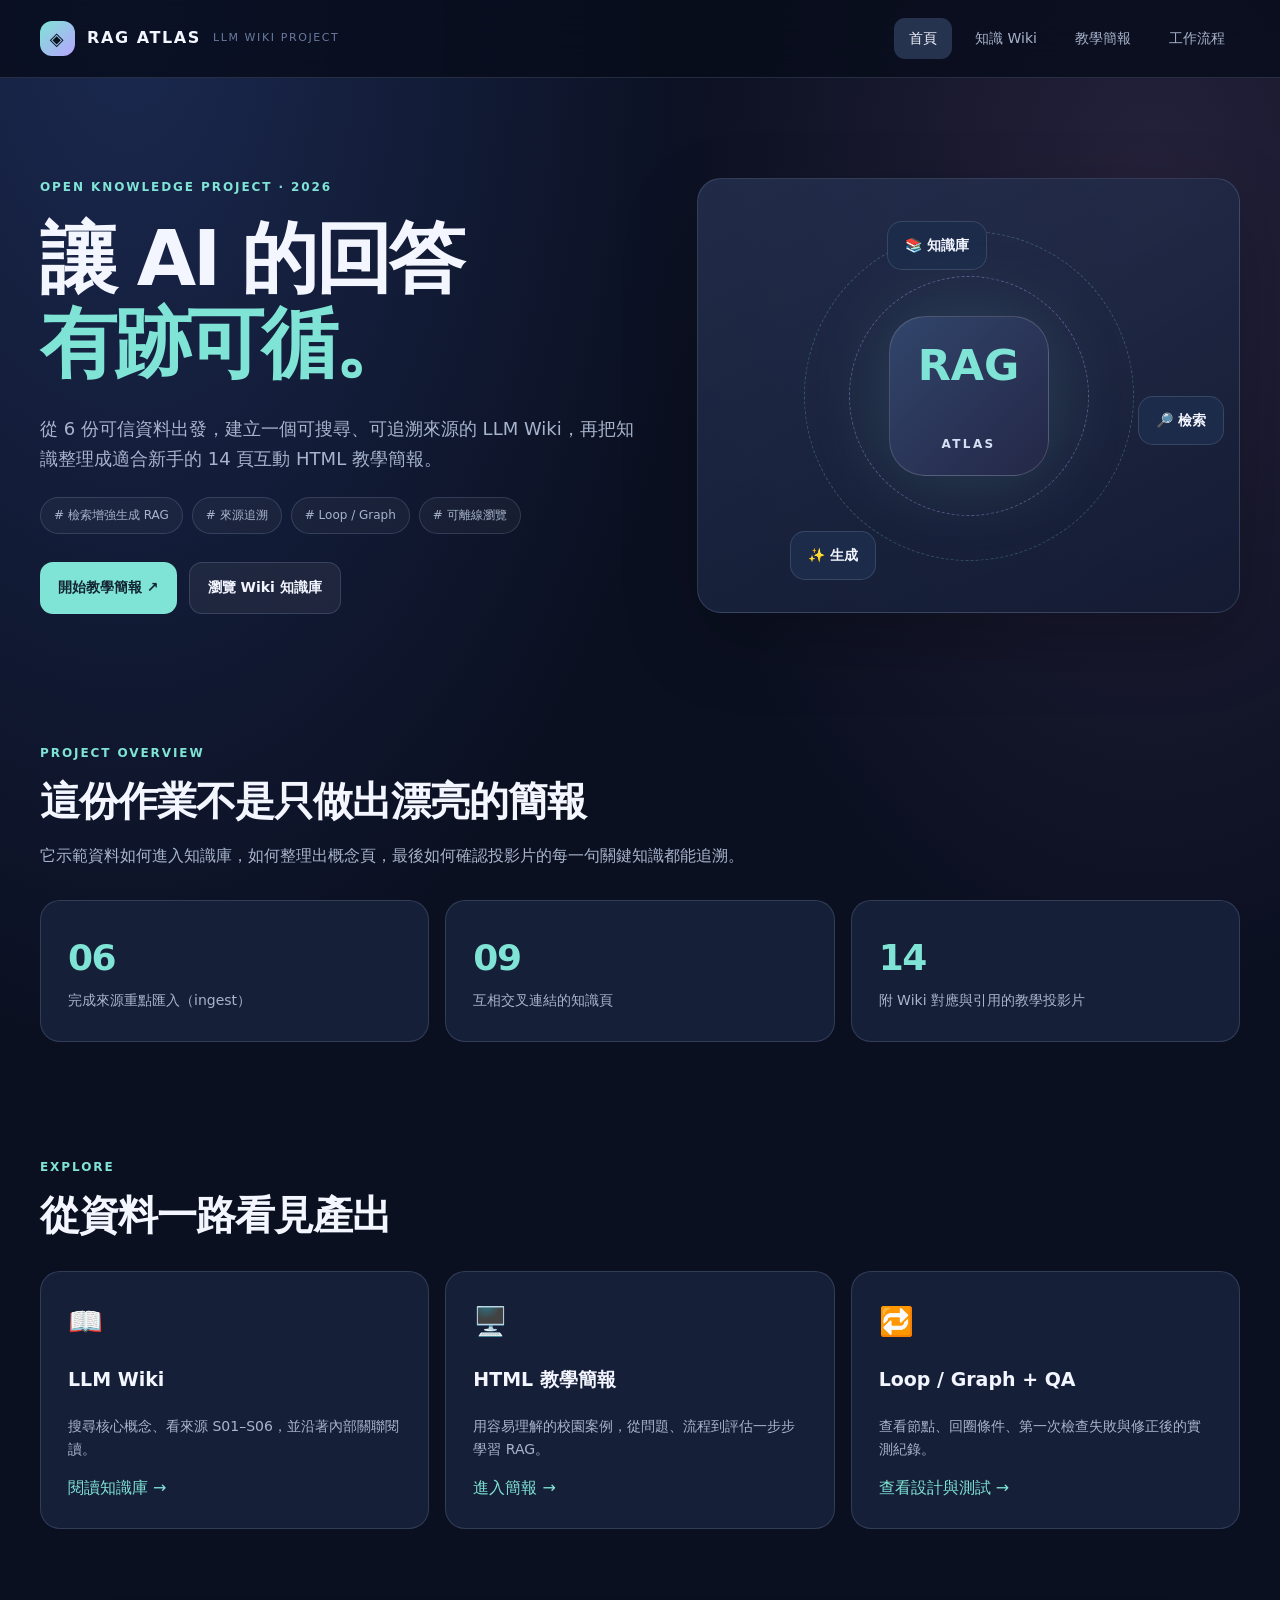
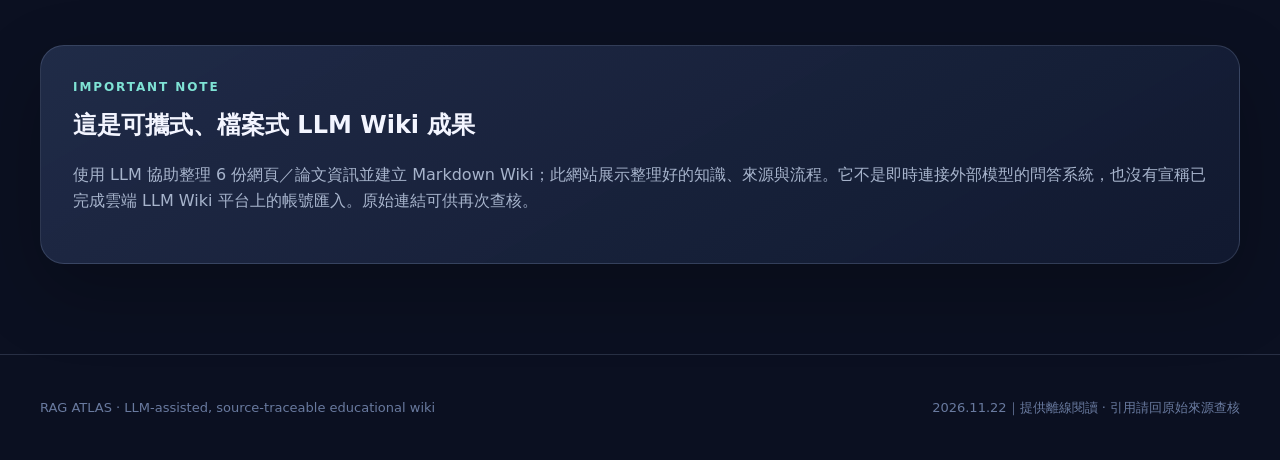
<file: index.html>
<!doctype html><html lang="zh-Hant"><head><meta charset="utf-8"><meta name="viewport" content="width=device-width,initial-scale=1"><meta name="theme-color" content="#0b1021"><title>首頁 | RAG ATLAS</title><link rel="stylesheet" href="assets/style.css"></head><body><header class="topbar"><a class="logo" href="index.html"><span class="logo-symbol">◈</span> RAG ATLAS <span style="color:var(--soft);font-weight:500;font-size:11px">LLM WIKI PROJECT</span></a><nav class="navlinks"><a href="index.html" class="active">首頁</a><a href="wiki.html" class="">知識 Wiki</a><a href="slides.html" class="">教學簡報</a><a href="workflow.html" class="">工作流程</a></nav></header><main class="page-container"><div class="hero"><section><div class="eyebrow">OPEN KNOWLEDGE PROJECT · 2026</div><h1>讓 AI 的回答<br><span class="accent">有跡可循。</span></h1><p>從 6 份可信資料出發，建立一個可搜尋、可追溯來源的 LLM Wiki，再把知識整理成適合新手的 14 頁互動 HTML 教學簡報。</p><div class="pill-row"><span class="pill"># 檢索增強生成 RAG</span><span class="pill"># 來源追溯</span><span class="pill"># Loop / Graph</span><span class="pill"># 可離線瀏覽</span></div><div class="actions"><a class="btn primary" href="slides.html">開始教學簡報 ↗</a><a class="btn secondary" href="wiki.html">瀏覽 Wiki 知識庫</a></div></section><div class="orbital glass" aria-label="RAG 檢索與生成的概念圖"><span class="orbit"></span><span class="orbit two"></span><div class="orb-core">RAG<br><span>ATLAS</span></div><span class="sat top">📚 知識庫</span><span class="sat right">🔎 檢索</span><span class="sat bottom">✨ 生成</span></div></div><section class="section"><div class="eyebrow">PROJECT OVERVIEW</div><h2 class="section-title">這份作業不是只做出漂亮的簡報</h2><p class="section-intro">它示範資料如何進入知識庫，如何整理出概念頁，最後如何確認投影片的每一句關鍵知識都能追溯。</p><div class="metric-grid"><div class="metric"><strong>06</strong><span>完成來源重點匯入（ingest）</span></div><div class="metric"><strong>09</strong><span>互相交叉連結的知識頁</span></div><div class="metric"><strong>14</strong><span>附 Wiki 對應與引用的教學投影片</span></div></div></section><section class="section"><div class="eyebrow">EXPLORE</div><h2 class="section-title">從資料一路看見產出</h2><div class="feature-grid"><a href="wiki.html" class="feature"><div class="feature-icon">📖</div><h3>LLM Wiki</h3><p>搜尋核心概念、看來源 S01–S06，並沿著內部關聯閱讀。</p><span class="accent">閱讀知識庫 →</span></a><a href="slides.html" class="feature"><div class="feature-icon">🖥️</div><h3>HTML 教學簡報</h3><p>用容易理解的校園案例，從問題、流程到評估一步步學習 RAG。</p><span class="accent">進入簡報 →</span></a><a href="workflow.html" class="feature"><div class="feature-icon">🔁</div><h3>Loop / Graph + QA</h3><p>查看節點、回圈條件、第一次檢查失敗與修正後的實測紀錄。</p><span class="accent">查看設計與測試 →</span></a></div></section><section class="section" style="padding-bottom:90px"><div class="glass" style="padding:32px"><div class="eyebrow">IMPORTANT NOTE</div><h2 style="margin:8px 0">這是可攜式、檔案式 LLM Wiki 成果</h2><p class="muted">使用 LLM 協助整理 6 份網頁／論文資訊並建立 Markdown Wiki；此網站展示整理好的知識、來源與流程。它不是即時連接外部模型的問答系統，也沒有宣稱已完成雲端 LLM Wiki 平台上的帳號匯入。原始連結可供再次查核。</p></div></section></main><footer class="footer"><div class="page-container footer-inner"><span>RAG ATLAS · LLM-assisted, source-traceable educational wiki</span><span>2026.11.22｜提供離線閱讀 · 引用請回原始來源查核</span></div></footer></body></html>
</file>
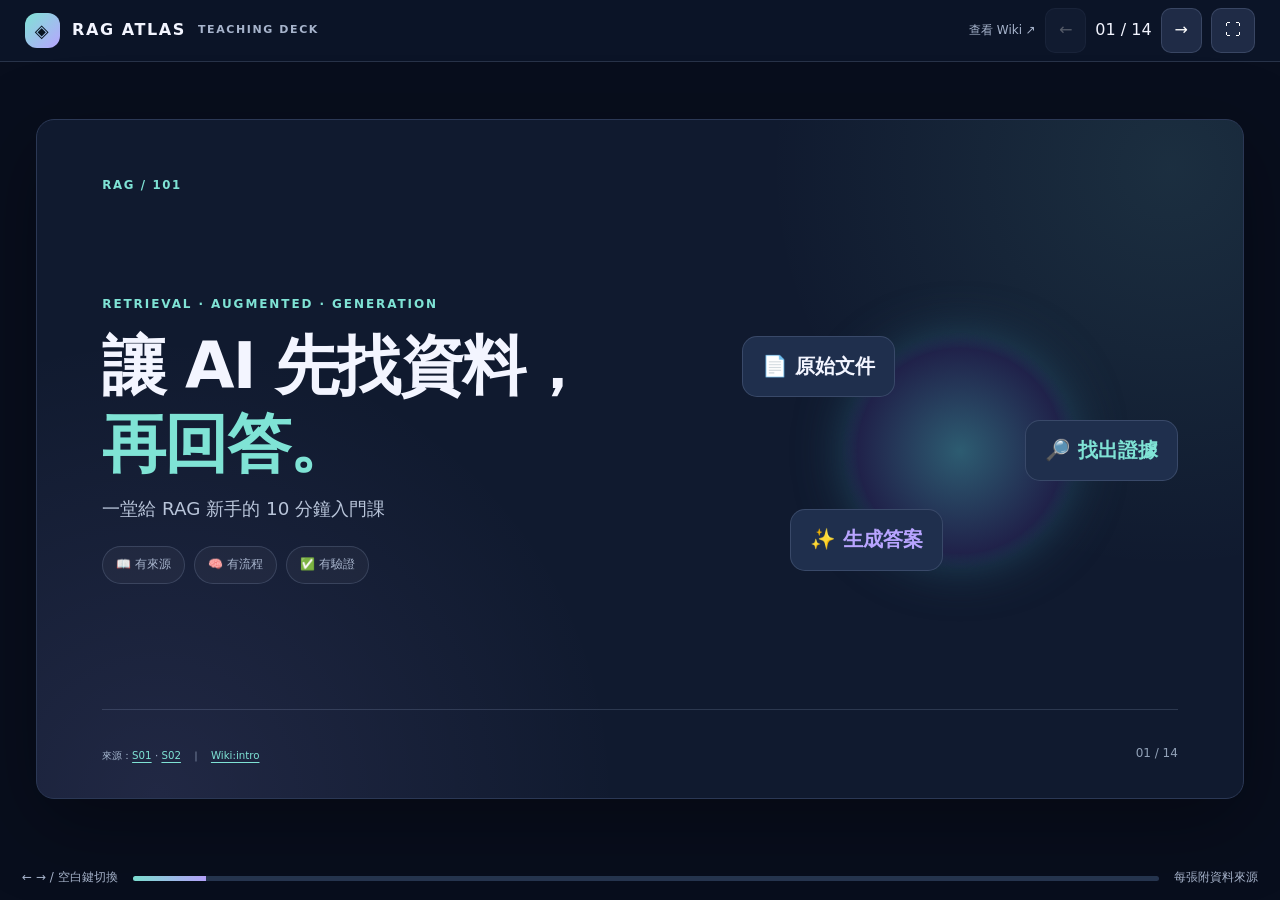
<file: RAG_教學簡報_單檔版.html>
<!doctype html><html lang="zh-Hant"><head><meta charset="utf-8"><meta name="viewport" content="width=device-width,initial-scale=1"><meta name="theme-color" content="#0b1021"><title>RAG 從零開始｜14 頁教學簡報</title><style>@import url('data:text/css,');
:root{--bg:#0b1021;--bg2:#111a30;--surface:#161f38;--surface2:#202b47;--ink:#f3f5ff;--muted:#a7b4cc;--soft:#697a9f;--teal:#7fe3d5;--violet:#b8a4ff;--coral:#ffb49f;--line:rgba(190,211,247,.16);--shadow:0 28px 75px rgba(0,0,0,.24)}
*{box-sizing:border-box} html{scroll-behavior:smooth}body{margin:0;color:var(--ink);background:radial-gradient(ellipse at 10% 0%,#1b2950 0%,transparent 36%),radial-gradient(ellipse at 90% 10%,#25213b 0%,transparent 30%),var(--bg);font-family:'Noto Sans TC','Microsoft JhengHei',system-ui,-apple-system,Arial,sans-serif;line-height:1.65}a{color:inherit;text-decoration:none}button,input{font:inherit}button{cursor:pointer}.accent{color:var(--teal)}.violet{color:var(--violet)}.muted{color:var(--muted)}.page-container{width:min(1200px,calc(100% - 60px));margin:auto}.topbar{height:78px;position:sticky;top:0;z-index:40;display:flex;align-items:center;justify-content:space-between;padding:0 max(28px,calc((100vw - 1200px)/2));background:rgba(8,13,28,.82);backdrop-filter:blur(18px);border-bottom:1px solid var(--line)}.logo{display:flex;gap:12px;align-items:center;font-weight:800;letter-spacing:.1em}.logo-symbol{width:35px;height:35px;display:grid;place-items:center;color:#091421;border-radius:12px;background:linear-gradient(135deg,var(--teal),var(--violet));font-size:18px}.navlinks{display:flex;gap:8px;align-items:center}.navlinks a{padding:9px 15px;border-radius:11px;color:var(--muted);font-size:14px}.navlinks a:hover,.navlinks a.active{color:var(--ink);background:#25334e}.eyebrow{text-transform:uppercase;letter-spacing:.16em;font-weight:800;font-size:12px;color:var(--teal)}.hero{padding:100px 0 72px;display:grid;grid-template-columns:1.1fr 1fr;gap:60px;align-items:center}.hero h1{font-size:clamp(50px,6vw,88px);line-height:1.11;letter-spacing:-.045em;margin:18px 0 28px}.hero p{color:var(--muted);font-size:18px;max-width:660px}.pill-row{display:flex;gap:9px;flex-wrap:wrap;margin:23px 0}.pill{padding:8px 13px;border:1px solid var(--line);border-radius:50px;color:var(--muted);font-size:12px;background:rgba(255,255,255,.04)}.actions{display:flex;gap:12px;flex-wrap:wrap;margin-top:28px}.btn{border-radius:13px;padding:13px 18px;border:1px solid var(--line);display:inline-flex;align-items:center;gap:8px;font-weight:750;font-size:14px;background:#253452;transition:transform .2s,background .2s}.btn:hover{transform:translateY(-2px);background:#34466d}.btn.primary{border:0;background:var(--teal);color:#122432}.btn.secondary{background:rgba(255,255,255,.06)}.glass{border:1px solid var(--line);border-radius:24px;background:linear-gradient(150deg,rgba(42,56,90,.68),rgba(19,28,52,.78));box-shadow:var(--shadow)}.orbital{height:435px;position:relative;display:grid;place-items:center;overflow:hidden}.orbit{border:1px dashed rgba(127,227,213,.26);border-radius:50%;position:absolute;width:330px;height:330px;transform:rotate(-25deg)}.orbit.two{width:240px;height:240px;border-color:rgba(184,164,255,.38)}.orb-core{position:absolute;z-index:2;width:160px;height:160px;border-radius:36px;background:linear-gradient(135deg,#31456b,#242747);display:grid;place-items:center;text-align:center;box-shadow:0 0 80px rgba(127,227,213,.16);border:1px solid rgba(255,255,255,.17);font-size:43px;font-weight:800;color:var(--teal);line-height:1.2}.orb-core span{font-size:12px;color:#d6e0f5;letter-spacing:.2em}.sat{position:absolute;border-radius:15px;padding:12px 17px;background:#1c2b49;border:1px solid var(--line);font-weight:750;font-size:14px}.sat.top{top:42px;left:35%}.sat.right{right:15px;top:50%}.sat.bottom{bottom:32px;left:17%}.section{padding:58px 0}.section-title{font-size:clamp(26px,4vw,40px);line-height:1.3;letter-spacing:-.025em;margin:12px 0 14px}.section-intro{color:var(--muted);font-size:16px;max-width:750px}.metric-grid,.feature-grid{display:grid;grid-template-columns:repeat(3,1fr);gap:16px;margin-top:30px}.metric,.feature{padding:27px;border-radius:20px;background:var(--surface);border:1px solid var(--line)}.metric strong{display:block;font-size:36px;letter-spacing:-.04em;color:var(--teal)}.metric span,.feature p{color:var(--muted);font-size:14px}.feature h3{font-size:19px}.feature-icon{font-size:28px;margin-bottom:5px}.footer{padding:42px 0;border-top:1px solid var(--line);color:var(--soft);font-size:13px}.footer-inner{display:flex;gap:20px;flex-wrap:wrap;justify-content:space-between}
/* Wiki */
.wiki-wrap{display:grid;grid-template-columns:285px minmax(0,1fr);gap:24px;padding:34px 0 68px}.wiki-side{background:rgba(20,29,51,.94);border:1px solid var(--line);border-radius:21px;padding:20px;align-self:start;position:sticky;top:104px}.wiki-side h3{margin:0 0 14px}.search{width:100%;padding:12px 13px;border-radius:11px;border:1px solid #34415d;outline:none;background:#0c1529;color:#fff}.search:focus{border-color:var(--teal)}.wiki-menu{display:flex;flex-direction:column;gap:6px;max-height:calc(100vh - 260px);overflow:auto;margin-top:16px}.wiki-menu button{border:0;text-align:left;padding:11px;border-radius:11px;color:var(--muted);background:transparent}.wiki-menu button:hover,.wiki-menu button.selected{background:#2b3c5b;color:#fff}.wiki-menu small{display:block;color:var(--soft);font-size:11px}.wiki-content{min-height:610px;padding:38px 43px}.wiki-content h1{font-size:clamp(28px,4vw,43px);line-height:1.2;margin:12px 0}.wiki-content .lead{font-size:18px;color:#d9e6fa;line-height:1.85}.wiki-content h2{margin-top:35px;font-size:19px}.note-list{display:grid;gap:13px;padding:0;list-style:none}.note-list li{border-left:3px solid var(--teal);padding:8px 16px;background:rgba(255,255,255,.04);border-radius:0 9px 9px 0}.example-box{background:rgba(127,227,213,.065);border:1px solid rgba(127,227,213,.25);padding:18px 22px;border-radius:15px;color:#dceae8}.source-list{display:grid;gap:11px}.source-row{border:1px solid var(--line);border-radius:12px;padding:13px 16px;background:rgba(255,255,255,.03)}.source-row strong{color:var(--teal);display:inline-block;min-width:44px}.source-row a{text-decoration:underline;text-underline-offset:3px}.related{display:flex;gap:9px;flex-wrap:wrap}.related button{padding:8px 11px;border-radius:10px;background:#263654;color:var(--ink);border:1px solid var(--line)}.related button:hover{background:#34476e}.stats-inline{display:flex;gap:14px;flex-wrap:wrap;color:var(--muted);font-size:13px;margin-bottom:22px}.stats-inline span{background:#1c2c49;padding:5px 9px;border-radius:9px}.all-sources{margin:14px 0;padding:18px 22px;display:grid;gap:11px}.all-sources a{color:#c2dbfc;text-decoration:underline;text-underline-offset:4px}
/* Slides */
.deck-body{height:100vh;overflow:hidden;background:#080e1d}.deck-shell{height:100%;display:flex;flex-direction:column}.deckbar{height:62px;flex-shrink:0;display:flex;align-items:center;justify-content:space-between;padding:0 25px;border-bottom:1px solid var(--line);background:#0b1427}.deckbar .deck-nav{display:flex;gap:9px;align-items:center}.deckbar .deck-nav a{font-size:12px;color:var(--muted)}.roundbtn{border-radius:10px;background:#1f2b46;color:#fff;border:1px solid var(--line);padding:8px 13px}.roundbtn:hover{background:#31466b}.roundbtn:disabled{opacity:.3;cursor:not-allowed}.stage{flex:1;min-height:0;display:flex;justify-content:center;align-items:center;padding:16px 36px}.slide{width:min(1300px,100%);height:min(calc((100vw - 72px)*.5625),calc(100vh - 120px));min-height:0;aspect-ratio:16/9;border-radius:18px;display:none;overflow:hidden;position:relative;padding:4.6% 5.4% 4%;border:1px solid #2b3855;background:radial-gradient(circle at 94% 7%,rgba(127,227,213,.10),transparent 31%),radial-gradient(circle at 10% 100%,rgba(184,164,255,.1),transparent 36%),#101a2f;box-shadow:0 24px 80px rgba(0,0,0,.35)}.slide.active{display:flex;flex-direction:column}.slide::after{content:'';height:1px;background:var(--line);position:absolute;bottom:13%;left:5.4%;right:5.4%}.slide .slide-top{font-weight:850;letter-spacing:.14em;color:var(--teal);font-size:clamp(11px,.92vw,15px)}.slide h2{font-size:clamp(29px,3.75vw,56px);line-height:1.22;margin:12px 0 11px;letter-spacing:-.028em}.slide .sub{color:#b9c5da;font-size:clamp(12px,1.43vw,20px);margin:0;line-height:1.6}.slide .slide-main{flex:1;min-height:0;display:flex;align-items:center;margin-top:2%;margin-bottom:6%;gap:24px}.slide .sources-small{position:absolute;bottom:5%;left:5.4%;font-size:clamp(9px,.8vw,12px);color:#a2b3cb}.slide .sources-small a{color:var(--teal);text-decoration:underline;text-underline-offset:3px}.slide .slidenum{position:absolute;bottom:5%;right:5.4%;color:#91a1b7;font-size:12px}.slide .cardset{display:grid;gap:15px;width:100%}.slide .cardset.cols3{grid-template-columns:repeat(3,1fr)}.slide .cardset.cols2{grid-template-columns:repeat(2,1fr)}.slide .mini{background:rgba(36,49,80,.86);border:1px solid rgba(219,230,255,.14);border-radius:16px;padding:clamp(15px,1.8vw,29px);min-width:0}.slide .mini h3{margin:6px 0 12px;font-size:clamp(17px,1.9vw,27px)}.slide .mini p,.slide .mini li{color:#c2cde0;font-size:clamp(12px,1.22vw,17px);line-height:1.7}.slide .mini ul{padding-left:20px}.slide .icon-big{font-size:clamp(25px,3vw,45px);line-height:1.2}.slide .mini.cyan{border-color:rgba(127,227,213,.45)}.slide .mini.purple{border-color:rgba(184,164,255,.4)}.slide .mini.peach{border-color:rgba(255,180,159,.4)}.slide .flowsteps{display:flex;width:100%;align-items:stretch;gap:8px}.slide .flowsteps .mini{flex:1}.slide .flow-arrow{align-self:center;color:var(--teal);font-size:32px}.slide .bigcallout{padding:3.1vw;background:linear-gradient(130deg,rgba(45,75,96,.86),rgba(42,37,77,.85));border:1px solid rgba(127,227,213,.3);border-radius:22px;font-size:clamp(20px,2.6vw,38px);font-weight:850;line-height:1.58}.slide .centered{width:100%;text-align:center}.slide .bigword{font-size:clamp(60px,10vw,150px);font-weight:1000;letter-spacing:-.09em;line-height:1;color:var(--teal)}.slide .micro{color:#b9c8dc;font-size:clamp(11px,1vw,15px);line-height:1.6}.slide .timeline{display:grid;grid-template-columns:repeat(5,1fr);gap:10px;width:100%}.slide .timeline .mini{padding:clamp(12px,1.35vw,20px)}.slide .timeline b{color:var(--teal);font-size:clamp(20px,2vw,30px)}.slide .timeline h3{font-size:clamp(13px,1.4vw,19px)}.slide .timeline p{font-size:clamp(10px,1vw,14px)}.slide .quiz-options{display:grid;gap:12px;width:100%}.slide .quiz-options button{padding:16px 22px;border-radius:13px;border:1px solid var(--line);background:#263957;color:#fff;text-align:left;font-weight:650;font-size:clamp(12px,1.2vw,17px)}.slide .quiz-options button:hover{border-color:var(--teal)}.slide .quiz-options button.correct{border-color:var(--teal);background:#174a49}.slide .quiz-options button.wrong{border-color:var(--coral);background:#4b2b38}.slide #quiz-result{min-height:30px;color:var(--teal);font-weight:750}.slide .refs-grid{display:grid;grid-template-columns:repeat(2,1fr);gap:10px;width:100%}.slide .refline{padding:10px 14px;border:1px solid var(--line);border-radius:10px;background:#1c2a45;font-size:clamp(10px,1.05vw,16px)}.slide .refline a{text-decoration:underline;text-underline-offset:3px}.deck-bottom{height:44px;flex-shrink:0;display:flex;align-items:center;gap:15px;padding:0 22px;color:var(--muted);font-size:12px}.progress{flex:1;height:5px;border-radius:10px;background:#263650;overflow:hidden;cursor:pointer}.progress-fill{height:100%;width:0;background:linear-gradient(90deg,var(--teal),var(--violet));transition:width .2s}.slide .cover-hero{display:grid;grid-template-columns:1.1fr .8fr;gap:40px;width:100%;align-items:center}.slide .cover-hero h2{font-size:clamp(37px,5vw,80px)}.cover-art{position:relative;min-height:240px;display:grid;place-items:center}.cover-art .glow{width:240px;height:240px;border-radius:50%;background:radial-gradient(circle,#2d5c71,#20224a 60%,transparent 70%);filter:drop-shadow(0 0 25px #234e66)}.cover-art .art-tag{position:absolute;background:#1f2f4d;padding:13px 19px;border-radius:15px;border:1px solid var(--line);font-size:clamp(13px,1.6vw,24px);font-weight:850}.cover-art .art-tag.one{top:2%;left:0}.cover-art .art-tag.two{top:37%;right:0;color:var(--teal)}.cover-art .art-tag.three{bottom:0;left:11%;color:var(--violet)}
/* workflow */
.flow-wrap{padding:65px 0}.flow-header{max-width:850px}.graph-panel{padding:30px;margin-top:28px;overflow:auto}.flowchart{display:grid;grid-template-columns:repeat(4,minmax(150px,1fr));gap:20px 35px;align-items:center}.node{border:1px solid var(--line);padding:20px;border-radius:14px;background:#233452;position:relative;min-height:118px}.node b{color:var(--teal)}.node p{font-size:13px;color:var(--muted);margin:6px 0 0}.flowchart .node:not(:nth-child(4n))::after{content:'→';position:absolute;right:-26px;top:37%;color:var(--teal);font-size:26px}.flowchart .node.return{border-color:var(--coral)}.loop-explain{background:rgba(255,180,159,.09);border:1px solid rgba(255,180,159,.3);border-radius:13px;padding:18px 22px;margin-top:22px}.audit-table{border-collapse:collapse;width:100%;font-size:14px;margin-top:20px}.audit-table td,.audit-table th{border-bottom:1px solid var(--line);padding:14px 12px;text-align:left}.audit-table th{color:var(--teal)}.status-pass{color:var(--teal);font-weight:750}.status-fail{color:var(--coral);font-weight:750}.code-line{color:#d8def1;font-family:ui-monospace,monospace;background:#101b2c;padding:11px 14px;border-radius:9px;overflow-wrap:anywhere}
@media(max-width:850px){.hero{grid-template-columns:1fr;padding-top:55px;gap:25px}.orbital{height:300px}.wiki-wrap{grid-template-columns:1fr}.wiki-side{position:static}.wiki-menu{max-height:185px}.wiki-content{padding:25px}.metric-grid,.feature-grid{grid-template-columns:1fr}.flowchart{grid-template-columns:repeat(2,1fr)}.flowchart .node::after{display:none!important}.topbar{padding:0 16px}.navlinks a{padding:8px}.page-container{width:min(100% - 30px,1200px)}}
@media(max-width:680px){.deckbar{height:54px}.deckbar .deck-nav a{font-size:10px}.deckbar .logo{font-size:12px}.stage{padding:8px}.slide{width:100%;height:auto;aspect-ratio:16/10;padding:18px;overflow-y:auto}.slide h2{font-size:21px;margin:6px 0}.slide .sub{font-size:11px}.slide .slide-top{font-size:10px}.slide .slide-main{margin:10px 0 34px;align-items:flex-start}.slide .cardset{gap:7px}.slide .mini{padding:9px;border-radius:10px}.slide .mini h3{font-size:11px;margin:4px 0}.slide .mini p,.slide .mini li{font-size:9px}.slide .icon-big{font-size:18px}.slide .flow-arrow{font-size:14px}.slide .sources-small{font-size:8px;bottom:7px;left:18px}.slide .slidenum{font-size:8px;bottom:7px;right:18px}.slide::after{bottom:26px;left:18px;right:18px}.slide .timeline{gap:5px}.slide .timeline .mini{padding:6px}.slide .timeline h3{font-size:10px}.slide .timeline p{font-size:8px}.slide .timeline b{font-size:13px}.slide .refs-grid{gap:5px}.slide .refline{padding:6px;font-size:8px}.slide .cover-hero{gap:12px}.cover-art{min-height:140px}.cover-art .glow{width:110px;height:110px}.cover-art .art-tag{font-size:9px;padding:7px}.slide .cover-hero h2{font-size:30px}.slide .quiz-options{gap:5px}.slide .quiz-options button{padding:8px;font-size:10px}.slide .bigcallout{font-size:16px}.deck-bottom{height:33px}.roundbtn{padding:5px 9px}}
@media(prefers-reduced-motion:reduce){*{scroll-behavior:auto!important;transition:none!important}}
@media(max-width:680px){
  .deckbar{padding:0 12px}.deckbar .logo{letter-spacing:0;font-size:12px;white-space:nowrap;gap:6px}
  .deckbar .logo span.muted,.deckbar .deck-nav>a{display:none}.deckbar .deck-nav{gap:5px}
  .deckbar #counter{font-size:11px;min-width:42px!important}.deckbar .roundbtn{padding:8px}
  .stage{padding:7px}.slide{height:calc(100vh - 112px);width:100%;max-height:none;aspect-ratio:auto;padding:22px 18px;overflow:hidden;border-radius:16px}
  .slide h2{font-size:clamp(23px,6.7vw,30px);line-height:1.3}.slide .sub{font-size:13px}
  .slide .slide-main{overflow-y:auto;overflow-x:hidden;align-items:flex-start;margin:16px 0 43px;scrollbar-width:thin}
  .slide .cardset.cols3,.slide .cardset.cols2,.slide .refs-grid{grid-template-columns:1fr}
  .slide .mini{padding:16px}.slide .mini h3{font-size:18px}.slide .mini p,.slide .mini li{font-size:13px}
  .slide .flowsteps{flex-direction:column;gap:3px}.slide .flowsteps .mini{flex:initial}.slide .flow-arrow{transform:rotate(90deg);align-self:center}
  .slide .timeline{grid-template-columns:1fr;gap:7px}.slide .timeline .mini{display:flex;gap:14px;align-items:center}.slide .timeline h3{font-size:14px}.slide .timeline p{font-size:11px}.slide .timeline b{font-size:20px}
  .slide .cover-hero{grid-template-columns:1fr;gap:9px}.slide .cover-hero h2{font-size:clamp(30px,8vw,38px)}.slide .cover-art{height:160px;min-height:160px}.slide .cover-art .glow{width:160px;height:160px}
  .slide .sources-small{font-size:9px;left:18px;right:54px;bottom:12px;max-height:36px;overflow:auto;background:#111c31;padding:4px 0}.slide .slidenum{font-size:9px;bottom:15px;right:18px}
  .slide::after{bottom:54px}.slide .refline{font-size:12px;padding:11px}.slide .quiz-options button{font-size:13px;padding:15px}.slide #quiz-result{font-size:13px}
}
</style></head><body class="deck-body"><div class="deck-shell"><div class="deckbar"><a href="index.html" class="logo"><span class="logo-symbol">◈</span> RAG ATLAS <span class="muted" style="font-size:11px">TEACHING DECK</span></a><div class="deck-nav"><a href="wiki.html" target="_blank">查看 Wiki ↗</a><button id="prev" class="roundbtn" aria-label="上一張">←</button><span id="counter" style="min-width:48px;text-align:center">01 / 14</span><button id="next" class="roundbtn" aria-label="下一張">→</button><button id="fullscreen" class="roundbtn" aria-label="切換全螢幕">⛶</button></div></div><main class="stage"><section class="slide active" data-index="0" data-kind="cover" data-source-ids="S01 S02" aria-label="第 1 張：讓 AI 先找資料，再回答"><div class="slide-top">RAG / 101</div><div class="slide-main"><div class="cover-hero"><div><div class="eyebrow">RETRIEVAL · AUGMENTED · GENERATION</div><h2>讓 AI 先找資料，<br><span class="accent">再回答。</span></h2><p class="sub">一堂給 RAG 新手的 10 分鐘入門課</p><div class="pill-row"><span class="pill">📖 有來源</span><span class="pill">🧠 有流程</span><span class="pill">✅ 有驗證</span></div></div><div class="cover-art"><div class="glow"></div><span class="art-tag one">📄 原始文件</span><span class="art-tag two">🔎 找出證據</span><span class="art-tag three">✨ 生成答案</span></div></div></div><div class="sources-small">來源：<a href="https://proceedings.neurips.cc/paper/2020/hash/6b493230205f780e1bc26945df7481e5-Abstract.html" target="_blank" rel="noopener noreferrer">S01</a> · <a href="https://aws.amazon.com/what-is/retrieval-augmented-generation/" target="_blank" rel="noopener noreferrer">S02</a>　｜　<a href="wiki.html#intro" target="_blank" rel="noopener">Wiki:intro</a></div><span class="slidenum">01 / 14</span></section><section class="slide " data-index="1" data-kind="problem" data-source-ids="S02 S03" aria-label="第 2 張：為什麼直接問 LLM 還不夠？"><div class="slide-top">01 / WHY</div><h2>為什麼直接問 LLM 還不夠？</h2><p class="sub">遇到最新、專屬或需要查證的資訊，模型可能猜測。</p><div class="slide-main"><div class="cardset cols3"><div class="mini cyan"><div class="icon-big">🗓️</div><h3>最新公告</h3><p>模型訓練時可能還沒有這學期的公告。</p></div><div class="mini purple"><div class="icon-big">🔐</div><h3>私有文件</h3><p>你的系所或實驗室規定，不一定在公開訓練資料裡。</p></div><div class="mini peach"><div class="icon-big">⚠️</div><h3>信心不等於正確</h3><p>答案說得流利，也可能沒有足夠證據。</p></div></div></div><div class="sources-small">來源：<a href="https://aws.amazon.com/what-is/retrieval-augmented-generation/" target="_blank" rel="noopener noreferrer">S02</a> · <a href="https://www.ibm.com/think/topics/retrieval-augmented-generation" target="_blank" rel="noopener noreferrer">S03</a>　｜　<a href="wiki.html#intro" target="_blank" rel="noopener">Wiki:intro</a> · <a href="wiki.html#limits" target="_blank" rel="noopener">Wiki:limits</a></div><span class="slidenum">02 / 14</span></section><section class="slide " data-index="2" data-kind="definition" data-source-ids="S01 S02 S03" aria-label="第 3 張：RAG 到底是什麼？"><div class="slide-top">02 / CONCEPT</div><h2>RAG 到底是什麼？</h2><p class="sub">RAG = Retrieval（檢索） + Augmented（增強） + Generation（生成）</p><div class="slide-main"><div class="centered"><div class="bigword">RAG</div><div style="margin-top:18px;font-size:clamp(15px,2vw,28px)"> <span class="accent">找資料</span> ＋ <span class="violet">附上上下文</span> ＋ <span style="color:var(--coral)">生成回答</span></div><p class="muted" style="margin-top:26px">就像考試可以「先翻參考書，再用自己的話作答」；書就是外部知識庫。</p></div></div><div class="sources-small">來源：<a href="https://proceedings.neurips.cc/paper/2020/hash/6b493230205f780e1bc26945df7481e5-Abstract.html" target="_blank" rel="noopener noreferrer">S01</a> · <a href="https://aws.amazon.com/what-is/retrieval-augmented-generation/" target="_blank" rel="noopener noreferrer">S02</a> · <a href="https://www.ibm.com/think/topics/retrieval-augmented-generation" target="_blank" rel="noopener noreferrer">S03</a>　｜　<a href="wiki.html#intro" target="_blank" rel="noopener">Wiki:intro</a></div><span class="slidenum">03 / 14</span></section><section class="slide " data-index="3" data-kind="pipeline" data-source-ids="S01 S04" aria-label="第 4 張：三步驟：找 → 放 → 答"><div class="slide-top">03 / PIPELINE</div><h2>三步驟：找 → 放 → 答</h2><p class="sub">Retrieve → Augment → Generate</p><div class="slide-main"><div class="flowsteps"><div class="mini cyan"><div class="icon-big">🔎</div><h3>1. Retrieve</h3><p>先從知識庫找與提問有關的段落。</p></div><span class="flow-arrow">→</span><div class="mini purple"><div class="icon-big">🧩</div><h3>2. Augment</h3><p>把問題與找到的段落一起交給模型。</p></div><span class="flow-arrow">→</span><div class="mini peach"><div class="icon-big">✨</div><h3>3. Generate</h3><p>根據提供的證據，整理有來源的答案。</p></div></div></div><div class="sources-small">來源：<a href="https://proceedings.neurips.cc/paper/2020/hash/6b493230205f780e1bc26945df7481e5-Abstract.html" target="_blank" rel="noopener noreferrer">S01</a> · <a href="https://learn.microsoft.com/en-us/azure/foundry/concepts/retrieval-augmented-generation" target="_blank" rel="noopener noreferrer">S04</a>　｜　<a href="wiki.html#retrieve" target="_blank" rel="noopener">Wiki:retrieve</a> · <a href="wiki.html#prompt" target="_blank" rel="noopener">Wiki:prompt</a></div><span class="slidenum">04 / 14</span></section><section class="slide " data-index="4" data-kind="index" data-source-ids="S02 S04" aria-label="第 5 張：先建好知識庫，才能有效查資料"><div class="slide-top">04 / BEFORE Q&amp;A</div><h2>先建好知識庫，才能有效查資料</h2><p class="sub">文件 → 清理與切塊 → 建索引</p><div class="slide-main"><div class="flowsteps"><div class="mini cyan"><div class="icon-big">📄</div><h3>來源文件</h3><p>公告、規章、PDF</p></div><span class="flow-arrow">→</span><div class="mini purple"><div class="icon-big">✂️</div><h3>切成段落</h3><p>保留主題與脈絡</p></div><span class="flow-arrow">→</span><div class="mini peach"><div class="icon-big">🗂️</div><h3>建立索引</h3><p>關鍵字／向量</p></div></div></div><div class="sources-small">來源：<a href="https://aws.amazon.com/what-is/retrieval-augmented-generation/" target="_blank" rel="noopener noreferrer">S02</a> · <a href="https://learn.microsoft.com/en-us/azure/foundry/concepts/retrieval-augmented-generation" target="_blank" rel="noopener noreferrer">S04</a>　｜　<a href="wiki.html#prepare" target="_blank" rel="noopener">Wiki:prepare</a> · <a href="wiki.html#embedding" target="_blank" rel="noopener">Wiki:embedding</a></div><span class="slidenum">05 / 14</span></section><section class="slide " data-index="5" data-kind="search" data-source-ids="S04" aria-label="第 6 張：搜尋不一定只看關鍵字"><div class="slide-top">05 / SEARCH</div><h2>搜尋不一定只看關鍵字</h2><p class="sub">關鍵字、語意向量、混合搜尋</p><div class="slide-main"><div class="cardset cols3"><div class="mini cyan"><div class="icon-big">🔤</div><h3>Keyword</h3><p>適合精確名稱、編號、特定字詞。</p></div><div class="mini purple"><div class="icon-big">🧭</div><h3>Vector</h3><p>搜尋語意相近的內容，不限完全相同的字。</p></div><div class="mini peach"><div class="icon-big">🔀</div><h3>Hybrid</h3><p>綜合關鍵字與向量訊號，提高找對資料的機會。</p></div></div></div><div class="sources-small">來源：<a href="https://learn.microsoft.com/en-us/azure/foundry/concepts/retrieval-augmented-generation" target="_blank" rel="noopener noreferrer">S04</a>　｜　<a href="wiki.html#embedding" target="_blank" rel="noopener">Wiki:embedding</a> · <a href="wiki.html#retrieve" target="_blank" rel="noopener">Wiki:retrieve</a></div><span class="slidenum">06 / 14</span></section><section class="slide " data-index="6" data-kind="example" data-source-ids="S02 S04" aria-label="第 7 張：一起拆解一則校園提問"><div class="slide-top">06 / LIVE EXAMPLE</div><h2>一起拆解一則校園提問</h2><p class="sub">「週日可以使用實驗室嗎？」</p><div class="slide-main"><div class="cardset cols3"><div class="mini cyan"><div class="icon-big">💬</div><h3>學生提問</h3><p>「週日可以使用實驗室嗎？」</p></div><div class="mini purple"><div class="icon-big">📑</div><h3>檢索到公告</h3><p>示意資料：<br>「週日不開放。」</p></div><div class="mini peach"><div class="icon-big">✅</div><h3>回答並引用</h3><p>「依示例公告，週日不開放。」<br><small>（示例，不代表任何真實校規）</small></p></div></div></div><div class="sources-small">來源：<a href="https://aws.amazon.com/what-is/retrieval-augmented-generation/" target="_blank" rel="noopener noreferrer">S02</a> · <a href="https://learn.microsoft.com/en-us/azure/foundry/concepts/retrieval-augmented-generation" target="_blank" rel="noopener noreferrer">S04</a>　｜　<a href="wiki.html#applications" target="_blank" rel="noopener">Wiki:applications</a> · <a href="wiki.html#retrieve" target="_blank" rel="noopener">Wiki:retrieve</a> · <a href="wiki.html#prompt" target="_blank" rel="noopener">Wiki:prompt</a></div><span class="slidenum">07 / 14</span></section><section class="slide " data-index="7" data-kind="compare" data-source-ids="S01 S02 S03" aria-label="第 8 張：RAG ≠ 重新訓練模型"><div class="slide-top">07 / DIFFERENCES</div><h2>RAG ≠ 重新訓練模型</h2><p class="sub">一般 LLM、RAG、微調，各自擅長不同任務</p><div class="slide-main"><div class="cardset cols3"><div class="mini cyan"><div class="icon-big">💬</div><h3>一般聊天</h3><p>主要利用既有能力與當前對話；不保證知道新規定。</p></div><div class="mini purple"><div class="icon-big">📚</div><h3>RAG</h3><p>回答時查詢外部文件，容易更新資料並附來源。</p></div><div class="mini peach"><div class="icon-big">🛠️</div><h3>Fine-tuning</h3><p>額外訓練模型來改變表現，不是每則公告更新的必要條件。</p></div></div></div><div class="sources-small">來源：<a href="https://proceedings.neurips.cc/paper/2020/hash/6b493230205f780e1bc26945df7481e5-Abstract.html" target="_blank" rel="noopener noreferrer">S01</a> · <a href="https://aws.amazon.com/what-is/retrieval-augmented-generation/" target="_blank" rel="noopener noreferrer">S02</a> · <a href="https://www.ibm.com/think/topics/retrieval-augmented-generation" target="_blank" rel="noopener noreferrer">S03</a>　｜　<a href="wiki.html#compare" target="_blank" rel="noopener">Wiki:compare</a></div><span class="slidenum">08 / 14</span></section><section class="slide " data-index="8" data-kind="risks" data-source-ids="S03 S04" aria-label="第 9 張：找到資料，也還是可能答錯"><div class="slide-top">08 / CAUTIONS</div><h2>找到資料，也還是可能答錯</h2><p class="sub">錯誤來源可能是文件、檢索，也可能是生成。</p><div class="slide-main"><div class="cardset cols3"><div class="mini cyan"><div class="icon-big">🗓️</div><h3>資料錯</h3><p>公告過期、來源互相衝突。<br><b>→ 檢查版本與可信度</b></p></div><div class="mini purple"><div class="icon-big">🧩</div><h3>找錯</h3><p>切塊遺失前後文，檢索到無關段落。<br><b>→ 檢查搜尋與 chunk</b></p></div><div class="mini peach"><div class="icon-big">⚠️</div><h3>答錯</h3><p>沒有證據卻過度推論。<br><b>→ 逐句核對引用</b></p></div></div></div><div class="sources-small">來源：<a href="https://www.ibm.com/think/topics/retrieval-augmented-generation" target="_blank" rel="noopener noreferrer">S03</a> · <a href="https://learn.microsoft.com/en-us/azure/foundry/concepts/retrieval-augmented-generation" target="_blank" rel="noopener noreferrer">S04</a>　｜　<a href="wiki.html#limits" target="_blank" rel="noopener">Wiki:limits</a></div><span class="slidenum">09 / 14</span></section><section class="slide " data-index="9" data-kind="evaluation" data-source-ids="S04 S05 S06" aria-label="第 10 張：怎麼知道答案有沒有根據？"><div class="slide-top">09 / QUALITY</div><h2>怎麼知道答案有沒有根據？</h2><p class="sub">先查找得對不對，再查回答是否忠實</p><div class="slide-main"><div class="cardset cols3"><div class="mini cyan"><div class="icon-big">🎯</div><h3>檢索相關性</h3><p>找到的片段真的能回答問題嗎？</p></div><div class="mini purple"><div class="icon-big">🧾</div><h3>忠實度</h3><p>答案的每項主張，都能從證據推得嗎？</p></div><div class="mini peach"><div class="icon-big">🔗</div><h3>來源可追溯</h3><p>能點回原文？有版本、標題與網址嗎？</p></div></div></div><div class="sources-small">來源：<a href="https://learn.microsoft.com/en-us/azure/foundry/concepts/retrieval-augmented-generation" target="_blank" rel="noopener noreferrer">S04</a> · <a href="https://docs.ragas.io/en/stable/concepts/metrics/available_metrics/faithfulness/" target="_blank" rel="noopener noreferrer">S05</a> · <a href="https://docs.langchain.com/oss/python/learn" target="_blank" rel="noopener noreferrer">S06</a>　｜　<a href="wiki.html#evaluation" target="_blank" rel="noopener">Wiki:evaluation</a></div><span class="slidenum">10 / 14</span></section><section class="slide " data-index="10" data-kind="checklist" data-source-ids="S02 S04 S05 S06" aria-label="第 11 張：做一個小型 RAG 的 5 個步驟"><div class="slide-top">10 / BUILD</div><h2>做一個小型 RAG 的 5 個步驟</h2><p class="sub">從可信文件出發，不必一次做成大型系統。</p><div class="slide-main"><div class="timeline"><div class="mini "><div class="icon-big">01</div><h3>找可靠資料</h3><p>確認來源與日期</p></div><div class="mini "><div class="icon-big">02</div><h3>切塊與建索引</h3><p>保留脈絡、可搜尋</p></div><div class="mini "><div class="icon-big">03</div><h3>測試檢索</h3><p>問題是否找到對的段落</p></div><div class="mini "><div class="icon-big">04</div><h3>依據生成</h3><p>只用可用證據回答</p></div><div class="mini "><div class="icon-big">05</div><h3>回歸測試</h3><p>檢查引用、矛盾與更新</p></div></div></div><div class="sources-small">來源：<a href="https://aws.amazon.com/what-is/retrieval-augmented-generation/" target="_blank" rel="noopener noreferrer">S02</a> · <a href="https://learn.microsoft.com/en-us/azure/foundry/concepts/retrieval-augmented-generation" target="_blank" rel="noopener noreferrer">S04</a> · <a href="https://docs.ragas.io/en/stable/concepts/metrics/available_metrics/faithfulness/" target="_blank" rel="noopener noreferrer">S05</a> · <a href="https://docs.langchain.com/oss/python/learn" target="_blank" rel="noopener noreferrer">S06</a>　｜　<a href="wiki.html#prepare" target="_blank" rel="noopener">Wiki:prepare</a> · <a href="wiki.html#retrieve" target="_blank" rel="noopener">Wiki:retrieve</a> · <a href="wiki.html#prompt" target="_blank" rel="noopener">Wiki:prompt</a> · <a href="wiki.html#evaluation" target="_blank" rel="noopener">Wiki:evaluation</a></div><span class="slidenum">11 / 14</span></section><section class="slide " data-index="11" data-kind="quiz" data-source-ids="S04" aria-label="第 12 張：你真的看懂 RAG 了嗎？"><div class="slide-top">11 / QUIZ</div><h2>你真的看懂 RAG 了嗎？</h2><p class="sub">選擇哪一個流程最合理</p><div class="slide-main"><div style="width:100%"><p class="micro">題目：當學生提問時，哪一個最符合 RAG 的主要流程？</p><div class="quiz-options"><button data-correct="false">A. 問題 → 直接生成 → 搜尋資料</button><button data-correct="true">B. 問題 → 檢索文件 → 放入上下文 → 生成回答</button><button data-correct="false">C. 問題 → 重新訓練整個模型 → 生成回答</button></div><p id="quiz-result" aria-live="polite">選一個答案，立即看解釋。</p></div></div><div class="sources-small">來源：<a href="https://learn.microsoft.com/en-us/azure/foundry/concepts/retrieval-augmented-generation" target="_blank" rel="noopener noreferrer">S04</a>　｜　<a href="wiki.html#retrieve" target="_blank" rel="noopener">Wiki:retrieve</a> · <a href="wiki.html#prompt" target="_blank" rel="noopener">Wiki:prompt</a></div><span class="slidenum">12 / 14</span></section><section class="slide " data-index="12" data-kind="summary" data-source-ids="S01 S03 S04 S05" aria-label="第 13 張：帶走這三件事"><div class="slide-top">12 / SUMMARY</div><h2>帶走這三件事</h2><p class="sub">先找證據、依據作答、再做檢查。</p><div class="slide-main"><div class="cardset cols3"><div class="mini cyan"><div class="icon-big">🔎</div><h3>① 先找證據</h3><p>RAG 的價值從可檢索的知識庫開始。</p></div><div class="mini purple"><div class="icon-big">💬</div><h3>② 根據證據</h3><p>讓回答有根據、有引用，也知道何時說「不知道」。</p></div><div class="mini peach"><div class="icon-big">✅</div><h3>③ 持續檢查</h3><p>資料品質、檢索品質、生成忠實度都重要。</p></div></div></div><div class="sources-small">來源：<a href="https://proceedings.neurips.cc/paper/2020/hash/6b493230205f780e1bc26945df7481e5-Abstract.html" target="_blank" rel="noopener noreferrer">S01</a> · <a href="https://www.ibm.com/think/topics/retrieval-augmented-generation" target="_blank" rel="noopener noreferrer">S03</a> · <a href="https://learn.microsoft.com/en-us/azure/foundry/concepts/retrieval-augmented-generation" target="_blank" rel="noopener noreferrer">S04</a> · <a href="https://docs.ragas.io/en/stable/concepts/metrics/available_metrics/faithfulness/" target="_blank" rel="noopener noreferrer">S05</a>　｜　<a href="wiki.html#intro" target="_blank" rel="noopener">Wiki:intro</a> · <a href="wiki.html#limits" target="_blank" rel="noopener">Wiki:limits</a> · <a href="wiki.html#evaluation" target="_blank" rel="noopener">Wiki:evaluation</a></div><span class="slidenum">13 / 14</span></section><section class="slide " data-index="13" data-kind="references" data-source-ids="S01 S02 S03 S04 S05 S06" aria-label="第 14 張：本簡報使用的 6 份知識來源"><div class="slide-top">REFERENCES</div><h2>本簡報使用的 6 份知識來源</h2><p class="sub">可由每張投影片右下角回到 Wiki 與原始資料。</p><div class="slide-main"><div class="refs-grid"><div class="refline"><b class="accent">S01</b>　<a href="https://proceedings.neurips.cc/paper/2020/hash/6b493230205f780e1bc26945df7481e5-Abstract.html" target="_blank" rel="noopener noreferrer">NeurIPS 2020 / Lewis et al.｜Retrieval-Augmented Generation for Knowledge-Intensive NLP Tasks</a></div><div class="refline"><b class="accent">S02</b>　<a href="https://aws.amazon.com/what-is/retrieval-augmented-generation/" target="_blank" rel="noopener noreferrer">Amazon Web Services｜What is Retrieval-Augmented Generation (RAG)?</a></div><div class="refline"><b class="accent">S03</b>　<a href="https://www.ibm.com/think/topics/retrieval-augmented-generation" target="_blank" rel="noopener noreferrer">IBM｜What is Retrieval-Augmented Generation (RAG)?</a></div><div class="refline"><b class="accent">S04</b>　<a href="https://learn.microsoft.com/en-us/azure/foundry/concepts/retrieval-augmented-generation" target="_blank" rel="noopener noreferrer">Microsoft Learn｜Retrieval augmented generation (RAG) and indexes in Microsoft Foundry</a></div><div class="refline"><b class="accent">S05</b>　<a href="https://docs.ragas.io/en/stable/concepts/metrics/available_metrics/faithfulness/" target="_blank" rel="noopener noreferrer">Ragas｜Faithfulness — Ragas Documentation</a></div><div class="refline"><b class="accent">S06</b>　<a href="https://docs.langchain.com/oss/python/learn" target="_blank" rel="noopener noreferrer">LangChain Documentation｜Learn — LangChain / LangGraph</a></div></div></div><div class="sources-small">來源：<a href="https://proceedings.neurips.cc/paper/2020/hash/6b493230205f780e1bc26945df7481e5-Abstract.html" target="_blank" rel="noopener noreferrer">S01</a> · <a href="https://aws.amazon.com/what-is/retrieval-augmented-generation/" target="_blank" rel="noopener noreferrer">S02</a> · <a href="https://www.ibm.com/think/topics/retrieval-augmented-generation" target="_blank" rel="noopener noreferrer">S03</a> · <a href="https://learn.microsoft.com/en-us/azure/foundry/concepts/retrieval-augmented-generation" target="_blank" rel="noopener noreferrer">S04</a> · <a href="https://docs.ragas.io/en/stable/concepts/metrics/available_metrics/faithfulness/" target="_blank" rel="noopener noreferrer">S05</a> · <a href="https://docs.langchain.com/oss/python/learn" target="_blank" rel="noopener noreferrer">S06</a>　｜　<a href="wiki.html#intro" target="_blank" rel="noopener">Wiki:intro</a> · <a href="wiki.html#evaluation" target="_blank" rel="noopener">Wiki:evaluation</a></div><span class="slidenum">14 / 14</span></section></main><div class="deck-bottom"><span>← → / 空白鍵切換</span><div class="progress" id="progress" aria-label="簡報進度"><div class="progress-fill" id="progress-fill"></div></div><span>每張附資料來源</span></div></div>
<script>
const slides=[...document.querySelectorAll('.slide')];let index=0;let touchX=0;
function show(n){index=Math.max(0,Math.min(slides.length-1,n));slides.forEach((el,i)=>{el.classList.toggle('active',i===index);el.setAttribute('aria-hidden',String(i!==index))});document.getElementById('counter').textContent=String(index+1).padStart(2,'0')+' / '+String(slides.length).padStart(2,'0');document.getElementById('progress-fill').style.width=((index+1)/slides.length*100)+'%';document.getElementById('prev').disabled=index===0;document.getElementById('next').disabled=index===slides.length-1;location.hash='slide-'+(index+1)}
document.getElementById('prev').onclick=()=>show(index-1);document.getElementById('next').onclick=()=>show(index+1);document.getElementById('fullscreen').onclick=()=>{if(document.fullscreenElement)document.exitFullscreen?.();else document.documentElement.requestFullscreen?.()};
document.addEventListener('keydown',e=>{if(['ArrowRight',' ','PageDown'].includes(e.key)){e.preventDefault();show(index+1)}else if(['ArrowLeft','PageUp'].includes(e.key)){e.preventDefault();show(index-1)}else if(e.key==='Home'){show(0)}else if(e.key==='End'){show(slides.length-1)}});
document.getElementById('progress').onclick=e=>{const r=e.currentTarget.getBoundingClientRect();show(Math.floor((e.clientX-r.left)/r.width*slides.length))};document.addEventListener('touchstart',e=>{touchX=e.changedTouches[0].screenX},{passive:true});document.addEventListener('touchend',e=>{let dx=e.changedTouches[0].screenX-touchX;if(Math.abs(dx)>70)show(index+(dx<0?1:-1))},{passive:true});
document.querySelectorAll('.quiz-options button').forEach(btn=>btn.onclick=()=>{document.querySelectorAll('.quiz-options button').forEach(b=>b.classList.remove('correct','wrong'));const correct=btn.dataset.correct==='true';btn.classList.add(correct?'correct':'wrong');document.getElementById('quiz-result').textContent=correct?'✓ 正確！先 Retrieve，再 Augment，最後 Generate。':'再想想：RAG 不一定需要重新訓練，且通常先檢索、再生成。';});
const match=location.hash.match(/slide-(\d+)/);show(match?Number(match[1])-1:0);
</script></body></html>
</file>
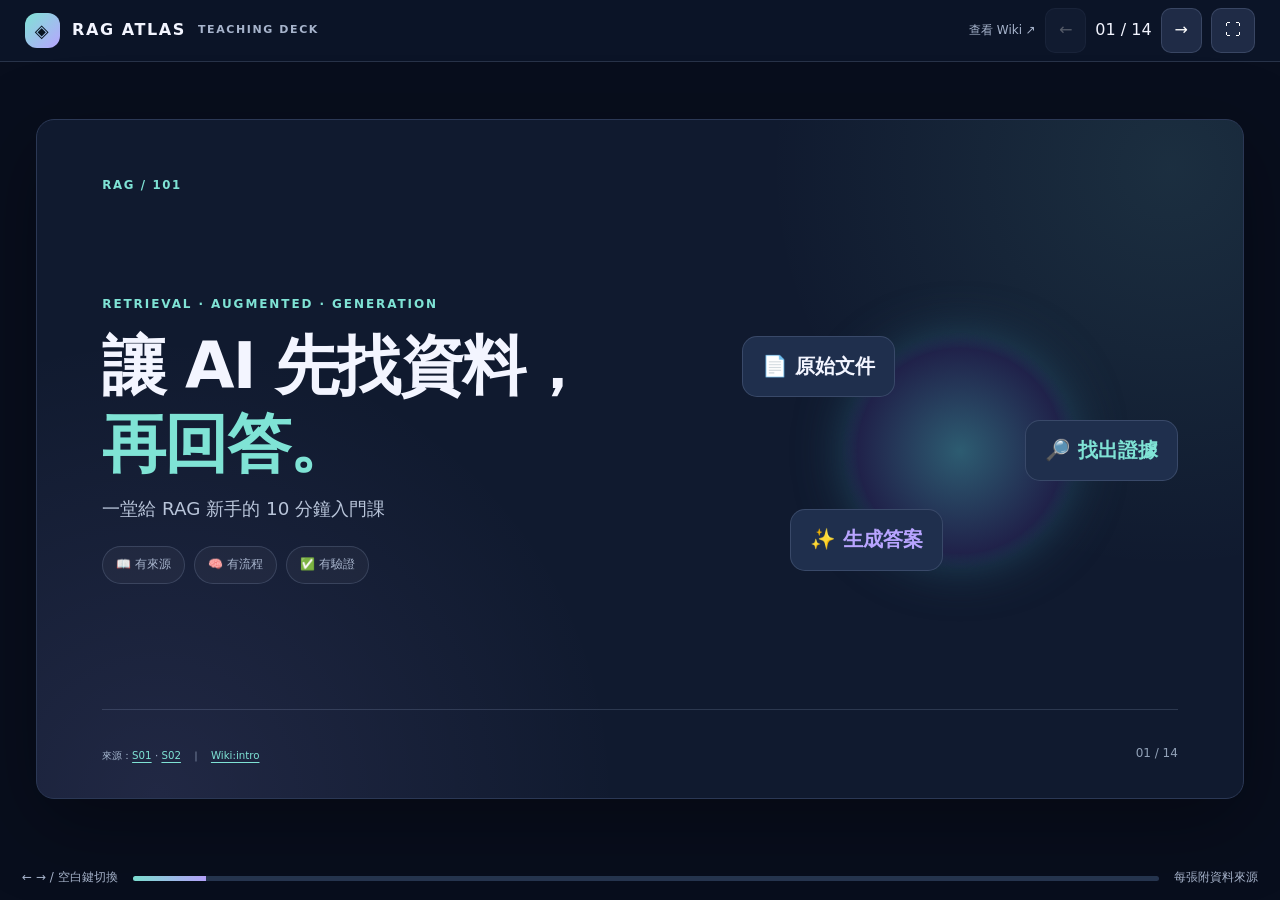
<file: slides.html>
<!doctype html><html lang="zh-Hant"><head><meta charset="utf-8"><meta name="viewport" content="width=device-width,initial-scale=1"><meta name="theme-color" content="#0b1021"><title>RAG 從零開始｜14 頁教學簡報</title><link rel="stylesheet" href="assets/style.css"></head><body class="deck-body"><div class="deck-shell"><div class="deckbar"><a href="index.html" class="logo"><span class="logo-symbol">◈</span> RAG ATLAS <span class="muted" style="font-size:11px">TEACHING DECK</span></a><div class="deck-nav"><a href="wiki.html" target="_blank">查看 Wiki ↗</a><button id="prev" class="roundbtn" aria-label="上一張">←</button><span id="counter" style="min-width:48px;text-align:center">01 / 14</span><button id="next" class="roundbtn" aria-label="下一張">→</button><button id="fullscreen" class="roundbtn" aria-label="切換全螢幕">⛶</button></div></div><main class="stage"><section class="slide active" data-index="0" data-kind="cover" data-source-ids="S01 S02" aria-label="第 1 張：讓 AI 先找資料，再回答"><div class="slide-top">RAG / 101</div><div class="slide-main"><div class="cover-hero"><div><div class="eyebrow">RETRIEVAL · AUGMENTED · GENERATION</div><h2>讓 AI 先找資料，<br><span class="accent">再回答。</span></h2><p class="sub">一堂給 RAG 新手的 10 分鐘入門課</p><div class="pill-row"><span class="pill">📖 有來源</span><span class="pill">🧠 有流程</span><span class="pill">✅ 有驗證</span></div></div><div class="cover-art"><div class="glow"></div><span class="art-tag one">📄 原始文件</span><span class="art-tag two">🔎 找出證據</span><span class="art-tag three">✨ 生成答案</span></div></div></div><div class="sources-small">來源：<a href="https://proceedings.neurips.cc/paper/2020/hash/6b493230205f780e1bc26945df7481e5-Abstract.html" target="_blank" rel="noopener noreferrer">S01</a> · <a href="https://aws.amazon.com/what-is/retrieval-augmented-generation/" target="_blank" rel="noopener noreferrer">S02</a>　｜　<a href="wiki.html#intro" target="_blank" rel="noopener">Wiki:intro</a></div><span class="slidenum">01 / 14</span></section><section class="slide " data-index="1" data-kind="problem" data-source-ids="S02 S03" aria-label="第 2 張：為什麼直接問 LLM 還不夠？"><div class="slide-top">01 / WHY</div><h2>為什麼直接問 LLM 還不夠？</h2><p class="sub">遇到最新、專屬或需要查證的資訊，模型可能猜測。</p><div class="slide-main"><div class="cardset cols3"><div class="mini cyan"><div class="icon-big">🗓️</div><h3>最新公告</h3><p>模型訓練時可能還沒有這學期的公告。</p></div><div class="mini purple"><div class="icon-big">🔐</div><h3>私有文件</h3><p>你的系所或實驗室規定，不一定在公開訓練資料裡。</p></div><div class="mini peach"><div class="icon-big">⚠️</div><h3>信心不等於正確</h3><p>答案說得流利，也可能沒有足夠證據。</p></div></div></div><div class="sources-small">來源：<a href="https://aws.amazon.com/what-is/retrieval-augmented-generation/" target="_blank" rel="noopener noreferrer">S02</a> · <a href="https://www.ibm.com/think/topics/retrieval-augmented-generation" target="_blank" rel="noopener noreferrer">S03</a>　｜　<a href="wiki.html#intro" target="_blank" rel="noopener">Wiki:intro</a> · <a href="wiki.html#limits" target="_blank" rel="noopener">Wiki:limits</a></div><span class="slidenum">02 / 14</span></section><section class="slide " data-index="2" data-kind="definition" data-source-ids="S01 S02 S03" aria-label="第 3 張：RAG 到底是什麼？"><div class="slide-top">02 / CONCEPT</div><h2>RAG 到底是什麼？</h2><p class="sub">RAG = Retrieval（檢索） + Augmented（增強） + Generation（生成）</p><div class="slide-main"><div class="centered"><div class="bigword">RAG</div><div style="margin-top:18px;font-size:clamp(15px,2vw,28px)"> <span class="accent">找資料</span> ＋ <span class="violet">附上上下文</span> ＋ <span style="color:var(--coral)">生成回答</span></div><p class="muted" style="margin-top:26px">就像考試可以「先翻參考書，再用自己的話作答」；書就是外部知識庫。</p></div></div><div class="sources-small">來源：<a href="https://proceedings.neurips.cc/paper/2020/hash/6b493230205f780e1bc26945df7481e5-Abstract.html" target="_blank" rel="noopener noreferrer">S01</a> · <a href="https://aws.amazon.com/what-is/retrieval-augmented-generation/" target="_blank" rel="noopener noreferrer">S02</a> · <a href="https://www.ibm.com/think/topics/retrieval-augmented-generation" target="_blank" rel="noopener noreferrer">S03</a>　｜　<a href="wiki.html#intro" target="_blank" rel="noopener">Wiki:intro</a></div><span class="slidenum">03 / 14</span></section><section class="slide " data-index="3" data-kind="pipeline" data-source-ids="S01 S04" aria-label="第 4 張：三步驟：找 → 放 → 答"><div class="slide-top">03 / PIPELINE</div><h2>三步驟：找 → 放 → 答</h2><p class="sub">Retrieve → Augment → Generate</p><div class="slide-main"><div class="flowsteps"><div class="mini cyan"><div class="icon-big">🔎</div><h3>1. Retrieve</h3><p>先從知識庫找與提問有關的段落。</p></div><span class="flow-arrow">→</span><div class="mini purple"><div class="icon-big">🧩</div><h3>2. Augment</h3><p>把問題與找到的段落一起交給模型。</p></div><span class="flow-arrow">→</span><div class="mini peach"><div class="icon-big">✨</div><h3>3. Generate</h3><p>根據提供的證據，整理有來源的答案。</p></div></div></div><div class="sources-small">來源：<a href="https://proceedings.neurips.cc/paper/2020/hash/6b493230205f780e1bc26945df7481e5-Abstract.html" target="_blank" rel="noopener noreferrer">S01</a> · <a href="https://learn.microsoft.com/en-us/azure/foundry/concepts/retrieval-augmented-generation" target="_blank" rel="noopener noreferrer">S04</a>　｜　<a href="wiki.html#retrieve" target="_blank" rel="noopener">Wiki:retrieve</a> · <a href="wiki.html#prompt" target="_blank" rel="noopener">Wiki:prompt</a></div><span class="slidenum">04 / 14</span></section><section class="slide " data-index="4" data-kind="index" data-source-ids="S02 S04" aria-label="第 5 張：先建好知識庫，才能有效查資料"><div class="slide-top">04 / BEFORE Q&amp;A</div><h2>先建好知識庫，才能有效查資料</h2><p class="sub">文件 → 清理與切塊 → 建索引</p><div class="slide-main"><div class="flowsteps"><div class="mini cyan"><div class="icon-big">📄</div><h3>來源文件</h3><p>公告、規章、PDF</p></div><span class="flow-arrow">→</span><div class="mini purple"><div class="icon-big">✂️</div><h3>切成段落</h3><p>保留主題與脈絡</p></div><span class="flow-arrow">→</span><div class="mini peach"><div class="icon-big">🗂️</div><h3>建立索引</h3><p>關鍵字／向量</p></div></div></div><div class="sources-small">來源：<a href="https://aws.amazon.com/what-is/retrieval-augmented-generation/" target="_blank" rel="noopener noreferrer">S02</a> · <a href="https://learn.microsoft.com/en-us/azure/foundry/concepts/retrieval-augmented-generation" target="_blank" rel="noopener noreferrer">S04</a>　｜　<a href="wiki.html#prepare" target="_blank" rel="noopener">Wiki:prepare</a> · <a href="wiki.html#embedding" target="_blank" rel="noopener">Wiki:embedding</a></div><span class="slidenum">05 / 14</span></section><section class="slide " data-index="5" data-kind="search" data-source-ids="S04" aria-label="第 6 張：搜尋不一定只看關鍵字"><div class="slide-top">05 / SEARCH</div><h2>搜尋不一定只看關鍵字</h2><p class="sub">關鍵字、語意向量、混合搜尋</p><div class="slide-main"><div class="cardset cols3"><div class="mini cyan"><div class="icon-big">🔤</div><h3>Keyword</h3><p>適合精確名稱、編號、特定字詞。</p></div><div class="mini purple"><div class="icon-big">🧭</div><h3>Vector</h3><p>搜尋語意相近的內容，不限完全相同的字。</p></div><div class="mini peach"><div class="icon-big">🔀</div><h3>Hybrid</h3><p>綜合關鍵字與向量訊號，提高找對資料的機會。</p></div></div></div><div class="sources-small">來源：<a href="https://learn.microsoft.com/en-us/azure/foundry/concepts/retrieval-augmented-generation" target="_blank" rel="noopener noreferrer">S04</a>　｜　<a href="wiki.html#embedding" target="_blank" rel="noopener">Wiki:embedding</a> · <a href="wiki.html#retrieve" target="_blank" rel="noopener">Wiki:retrieve</a></div><span class="slidenum">06 / 14</span></section><section class="slide " data-index="6" data-kind="example" data-source-ids="S02 S04" aria-label="第 7 張：一起拆解一則校園提問"><div class="slide-top">06 / LIVE EXAMPLE</div><h2>一起拆解一則校園提問</h2><p class="sub">「週日可以使用實驗室嗎？」</p><div class="slide-main"><div class="cardset cols3"><div class="mini cyan"><div class="icon-big">💬</div><h3>學生提問</h3><p>「週日可以使用實驗室嗎？」</p></div><div class="mini purple"><div class="icon-big">📑</div><h3>檢索到公告</h3><p>示意資料：<br>「週日不開放。」</p></div><div class="mini peach"><div class="icon-big">✅</div><h3>回答並引用</h3><p>「依示例公告，週日不開放。」<br><small>（示例，不代表任何真實校規）</small></p></div></div></div><div class="sources-small">來源：<a href="https://aws.amazon.com/what-is/retrieval-augmented-generation/" target="_blank" rel="noopener noreferrer">S02</a> · <a href="https://learn.microsoft.com/en-us/azure/foundry/concepts/retrieval-augmented-generation" target="_blank" rel="noopener noreferrer">S04</a>　｜　<a href="wiki.html#applications" target="_blank" rel="noopener">Wiki:applications</a> · <a href="wiki.html#retrieve" target="_blank" rel="noopener">Wiki:retrieve</a> · <a href="wiki.html#prompt" target="_blank" rel="noopener">Wiki:prompt</a></div><span class="slidenum">07 / 14</span></section><section class="slide " data-index="7" data-kind="compare" data-source-ids="S01 S02 S03" aria-label="第 8 張：RAG ≠ 重新訓練模型"><div class="slide-top">07 / DIFFERENCES</div><h2>RAG ≠ 重新訓練模型</h2><p class="sub">一般 LLM、RAG、微調，各自擅長不同任務</p><div class="slide-main"><div class="cardset cols3"><div class="mini cyan"><div class="icon-big">💬</div><h3>一般聊天</h3><p>主要利用既有能力與當前對話；不保證知道新規定。</p></div><div class="mini purple"><div class="icon-big">📚</div><h3>RAG</h3><p>回答時查詢外部文件，容易更新資料並附來源。</p></div><div class="mini peach"><div class="icon-big">🛠️</div><h3>Fine-tuning</h3><p>額外訓練模型來改變表現，不是每則公告更新的必要條件。</p></div></div></div><div class="sources-small">來源：<a href="https://proceedings.neurips.cc/paper/2020/hash/6b493230205f780e1bc26945df7481e5-Abstract.html" target="_blank" rel="noopener noreferrer">S01</a> · <a href="https://aws.amazon.com/what-is/retrieval-augmented-generation/" target="_blank" rel="noopener noreferrer">S02</a> · <a href="https://www.ibm.com/think/topics/retrieval-augmented-generation" target="_blank" rel="noopener noreferrer">S03</a>　｜　<a href="wiki.html#compare" target="_blank" rel="noopener">Wiki:compare</a></div><span class="slidenum">08 / 14</span></section><section class="slide " data-index="8" data-kind="risks" data-source-ids="S03 S04" aria-label="第 9 張：找到資料，也還是可能答錯"><div class="slide-top">08 / CAUTIONS</div><h2>找到資料，也還是可能答錯</h2><p class="sub">錯誤來源可能是文件、檢索，也可能是生成。</p><div class="slide-main"><div class="cardset cols3"><div class="mini cyan"><div class="icon-big">🗓️</div><h3>資料錯</h3><p>公告過期、來源互相衝突。<br><b>→ 檢查版本與可信度</b></p></div><div class="mini purple"><div class="icon-big">🧩</div><h3>找錯</h3><p>切塊遺失前後文，檢索到無關段落。<br><b>→ 檢查搜尋與 chunk</b></p></div><div class="mini peach"><div class="icon-big">⚠️</div><h3>答錯</h3><p>沒有證據卻過度推論。<br><b>→ 逐句核對引用</b></p></div></div></div><div class="sources-small">來源：<a href="https://www.ibm.com/think/topics/retrieval-augmented-generation" target="_blank" rel="noopener noreferrer">S03</a> · <a href="https://learn.microsoft.com/en-us/azure/foundry/concepts/retrieval-augmented-generation" target="_blank" rel="noopener noreferrer">S04</a>　｜　<a href="wiki.html#limits" target="_blank" rel="noopener">Wiki:limits</a></div><span class="slidenum">09 / 14</span></section><section class="slide " data-index="9" data-kind="evaluation" data-source-ids="S04 S05 S06" aria-label="第 10 張：怎麼知道答案有沒有根據？"><div class="slide-top">09 / QUALITY</div><h2>怎麼知道答案有沒有根據？</h2><p class="sub">先查找得對不對，再查回答是否忠實</p><div class="slide-main"><div class="cardset cols3"><div class="mini cyan"><div class="icon-big">🎯</div><h3>檢索相關性</h3><p>找到的片段真的能回答問題嗎？</p></div><div class="mini purple"><div class="icon-big">🧾</div><h3>忠實度</h3><p>答案的每項主張，都能從證據推得嗎？</p></div><div class="mini peach"><div class="icon-big">🔗</div><h3>來源可追溯</h3><p>能點回原文？有版本、標題與網址嗎？</p></div></div></div><div class="sources-small">來源：<a href="https://learn.microsoft.com/en-us/azure/foundry/concepts/retrieval-augmented-generation" target="_blank" rel="noopener noreferrer">S04</a> · <a href="https://docs.ragas.io/en/stable/concepts/metrics/available_metrics/faithfulness/" target="_blank" rel="noopener noreferrer">S05</a> · <a href="https://docs.langchain.com/oss/python/learn" target="_blank" rel="noopener noreferrer">S06</a>　｜　<a href="wiki.html#evaluation" target="_blank" rel="noopener">Wiki:evaluation</a></div><span class="slidenum">10 / 14</span></section><section class="slide " data-index="10" data-kind="checklist" data-source-ids="S02 S04 S05 S06" aria-label="第 11 張：做一個小型 RAG 的 5 個步驟"><div class="slide-top">10 / BUILD</div><h2>做一個小型 RAG 的 5 個步驟</h2><p class="sub">從可信文件出發，不必一次做成大型系統。</p><div class="slide-main"><div class="timeline"><div class="mini "><div class="icon-big">01</div><h3>找可靠資料</h3><p>確認來源與日期</p></div><div class="mini "><div class="icon-big">02</div><h3>切塊與建索引</h3><p>保留脈絡、可搜尋</p></div><div class="mini "><div class="icon-big">03</div><h3>測試檢索</h3><p>問題是否找到對的段落</p></div><div class="mini "><div class="icon-big">04</div><h3>依據生成</h3><p>只用可用證據回答</p></div><div class="mini "><div class="icon-big">05</div><h3>回歸測試</h3><p>檢查引用、矛盾與更新</p></div></div></div><div class="sources-small">來源：<a href="https://aws.amazon.com/what-is/retrieval-augmented-generation/" target="_blank" rel="noopener noreferrer">S02</a> · <a href="https://learn.microsoft.com/en-us/azure/foundry/concepts/retrieval-augmented-generation" target="_blank" rel="noopener noreferrer">S04</a> · <a href="https://docs.ragas.io/en/stable/concepts/metrics/available_metrics/faithfulness/" target="_blank" rel="noopener noreferrer">S05</a> · <a href="https://docs.langchain.com/oss/python/learn" target="_blank" rel="noopener noreferrer">S06</a>　｜　<a href="wiki.html#prepare" target="_blank" rel="noopener">Wiki:prepare</a> · <a href="wiki.html#retrieve" target="_blank" rel="noopener">Wiki:retrieve</a> · <a href="wiki.html#prompt" target="_blank" rel="noopener">Wiki:prompt</a> · <a href="wiki.html#evaluation" target="_blank" rel="noopener">Wiki:evaluation</a></div><span class="slidenum">11 / 14</span></section><section class="slide " data-index="11" data-kind="quiz" data-source-ids="S04" aria-label="第 12 張：你真的看懂 RAG 了嗎？"><div class="slide-top">11 / QUIZ</div><h2>你真的看懂 RAG 了嗎？</h2><p class="sub">選擇哪一個流程最合理</p><div class="slide-main"><div style="width:100%"><p class="micro">題目：當學生提問時，哪一個最符合 RAG 的主要流程？</p><div class="quiz-options"><button data-correct="false">A. 問題 → 直接生成 → 搜尋資料</button><button data-correct="true">B. 問題 → 檢索文件 → 放入上下文 → 生成回答</button><button data-correct="false">C. 問題 → 重新訓練整個模型 → 生成回答</button></div><p id="quiz-result" aria-live="polite">選一個答案，立即看解釋。</p></div></div><div class="sources-small">來源：<a href="https://learn.microsoft.com/en-us/azure/foundry/concepts/retrieval-augmented-generation" target="_blank" rel="noopener noreferrer">S04</a>　｜　<a href="wiki.html#retrieve" target="_blank" rel="noopener">Wiki:retrieve</a> · <a href="wiki.html#prompt" target="_blank" rel="noopener">Wiki:prompt</a></div><span class="slidenum">12 / 14</span></section><section class="slide " data-index="12" data-kind="summary" data-source-ids="S01 S03 S04 S05" aria-label="第 13 張：帶走這三件事"><div class="slide-top">12 / SUMMARY</div><h2>帶走這三件事</h2><p class="sub">先找證據、依據作答、再做檢查。</p><div class="slide-main"><div class="cardset cols3"><div class="mini cyan"><div class="icon-big">🔎</div><h3>① 先找證據</h3><p>RAG 的價值從可檢索的知識庫開始。</p></div><div class="mini purple"><div class="icon-big">💬</div><h3>② 根據證據</h3><p>讓回答有根據、有引用，也知道何時說「不知道」。</p></div><div class="mini peach"><div class="icon-big">✅</div><h3>③ 持續檢查</h3><p>資料品質、檢索品質、生成忠實度都重要。</p></div></div></div><div class="sources-small">來源：<a href="https://proceedings.neurips.cc/paper/2020/hash/6b493230205f780e1bc26945df7481e5-Abstract.html" target="_blank" rel="noopener noreferrer">S01</a> · <a href="https://www.ibm.com/think/topics/retrieval-augmented-generation" target="_blank" rel="noopener noreferrer">S03</a> · <a href="https://learn.microsoft.com/en-us/azure/foundry/concepts/retrieval-augmented-generation" target="_blank" rel="noopener noreferrer">S04</a> · <a href="https://docs.ragas.io/en/stable/concepts/metrics/available_metrics/faithfulness/" target="_blank" rel="noopener noreferrer">S05</a>　｜　<a href="wiki.html#intro" target="_blank" rel="noopener">Wiki:intro</a> · <a href="wiki.html#limits" target="_blank" rel="noopener">Wiki:limits</a> · <a href="wiki.html#evaluation" target="_blank" rel="noopener">Wiki:evaluation</a></div><span class="slidenum">13 / 14</span></section><section class="slide " data-index="13" data-kind="references" data-source-ids="S01 S02 S03 S04 S05 S06" aria-label="第 14 張：本簡報使用的 6 份知識來源"><div class="slide-top">REFERENCES</div><h2>本簡報使用的 6 份知識來源</h2><p class="sub">可由每張投影片右下角回到 Wiki 與原始資料。</p><div class="slide-main"><div class="refs-grid"><div class="refline"><b class="accent">S01</b>　<a href="https://proceedings.neurips.cc/paper/2020/hash/6b493230205f780e1bc26945df7481e5-Abstract.html" target="_blank" rel="noopener noreferrer">NeurIPS 2020 / Lewis et al.｜Retrieval-Augmented Generation for Knowledge-Intensive NLP Tasks</a></div><div class="refline"><b class="accent">S02</b>　<a href="https://aws.amazon.com/what-is/retrieval-augmented-generation/" target="_blank" rel="noopener noreferrer">Amazon Web Services｜What is Retrieval-Augmented Generation (RAG)?</a></div><div class="refline"><b class="accent">S03</b>　<a href="https://www.ibm.com/think/topics/retrieval-augmented-generation" target="_blank" rel="noopener noreferrer">IBM｜What is Retrieval-Augmented Generation (RAG)?</a></div><div class="refline"><b class="accent">S04</b>　<a href="https://learn.microsoft.com/en-us/azure/foundry/concepts/retrieval-augmented-generation" target="_blank" rel="noopener noreferrer">Microsoft Learn｜Retrieval augmented generation (RAG) and indexes in Microsoft Foundry</a></div><div class="refline"><b class="accent">S05</b>　<a href="https://docs.ragas.io/en/stable/concepts/metrics/available_metrics/faithfulness/" target="_blank" rel="noopener noreferrer">Ragas｜Faithfulness — Ragas Documentation</a></div><div class="refline"><b class="accent">S06</b>　<a href="https://docs.langchain.com/oss/python/learn" target="_blank" rel="noopener noreferrer">LangChain Documentation｜Learn — LangChain / LangGraph</a></div></div></div><div class="sources-small">來源：<a href="https://proceedings.neurips.cc/paper/2020/hash/6b493230205f780e1bc26945df7481e5-Abstract.html" target="_blank" rel="noopener noreferrer">S01</a> · <a href="https://aws.amazon.com/what-is/retrieval-augmented-generation/" target="_blank" rel="noopener noreferrer">S02</a> · <a href="https://www.ibm.com/think/topics/retrieval-augmented-generation" target="_blank" rel="noopener noreferrer">S03</a> · <a href="https://learn.microsoft.com/en-us/azure/foundry/concepts/retrieval-augmented-generation" target="_blank" rel="noopener noreferrer">S04</a> · <a href="https://docs.ragas.io/en/stable/concepts/metrics/available_metrics/faithfulness/" target="_blank" rel="noopener noreferrer">S05</a> · <a href="https://docs.langchain.com/oss/python/learn" target="_blank" rel="noopener noreferrer">S06</a>　｜　<a href="wiki.html#intro" target="_blank" rel="noopener">Wiki:intro</a> · <a href="wiki.html#evaluation" target="_blank" rel="noopener">Wiki:evaluation</a></div><span class="slidenum">14 / 14</span></section></main><div class="deck-bottom"><span>← → / 空白鍵切換</span><div class="progress" id="progress" aria-label="簡報進度"><div class="progress-fill" id="progress-fill"></div></div><span>每張附資料來源</span></div></div>
<script>
const slides=[...document.querySelectorAll('.slide')];let index=0;let touchX=0;
function show(n){index=Math.max(0,Math.min(slides.length-1,n));slides.forEach((el,i)=>{el.classList.toggle('active',i===index);el.setAttribute('aria-hidden',String(i!==index))});document.getElementById('counter').textContent=String(index+1).padStart(2,'0')+' / '+String(slides.length).padStart(2,'0');document.getElementById('progress-fill').style.width=((index+1)/slides.length*100)+'%';document.getElementById('prev').disabled=index===0;document.getElementById('next').disabled=index===slides.length-1;location.hash='slide-'+(index+1)}
document.getElementById('prev').onclick=()=>show(index-1);document.getElementById('next').onclick=()=>show(index+1);document.getElementById('fullscreen').onclick=()=>{if(document.fullscreenElement)document.exitFullscreen?.();else document.documentElement.requestFullscreen?.()};
document.addEventListener('keydown',e=>{if(['ArrowRight',' ','PageDown'].includes(e.key)){e.preventDefault();show(index+1)}else if(['ArrowLeft','PageUp'].includes(e.key)){e.preventDefault();show(index-1)}else if(e.key==='Home'){show(0)}else if(e.key==='End'){show(slides.length-1)}});
document.getElementById('progress').onclick=e=>{const r=e.currentTarget.getBoundingClientRect();show(Math.floor((e.clientX-r.left)/r.width*slides.length))};document.addEventListener('touchstart',e=>{touchX=e.changedTouches[0].screenX},{passive:true});document.addEventListener('touchend',e=>{let dx=e.changedTouches[0].screenX-touchX;if(Math.abs(dx)>70)show(index+(dx<0?1:-1))},{passive:true});
document.querySelectorAll('.quiz-options button').forEach(btn=>btn.onclick=()=>{document.querySelectorAll('.quiz-options button').forEach(b=>b.classList.remove('correct','wrong'));const correct=btn.dataset.correct==='true';btn.classList.add(correct?'correct':'wrong');document.getElementById('quiz-result').textContent=correct?'✓ 正確！先 Retrieve，再 Augment，最後 Generate。':'再想想：RAG 不一定需要重新訓練，且通常先檢索、再生成。';});
const match=location.hash.match(/slide-(\d+)/);show(match?Number(match[1])-1:0);
</script></body></html>
</file>
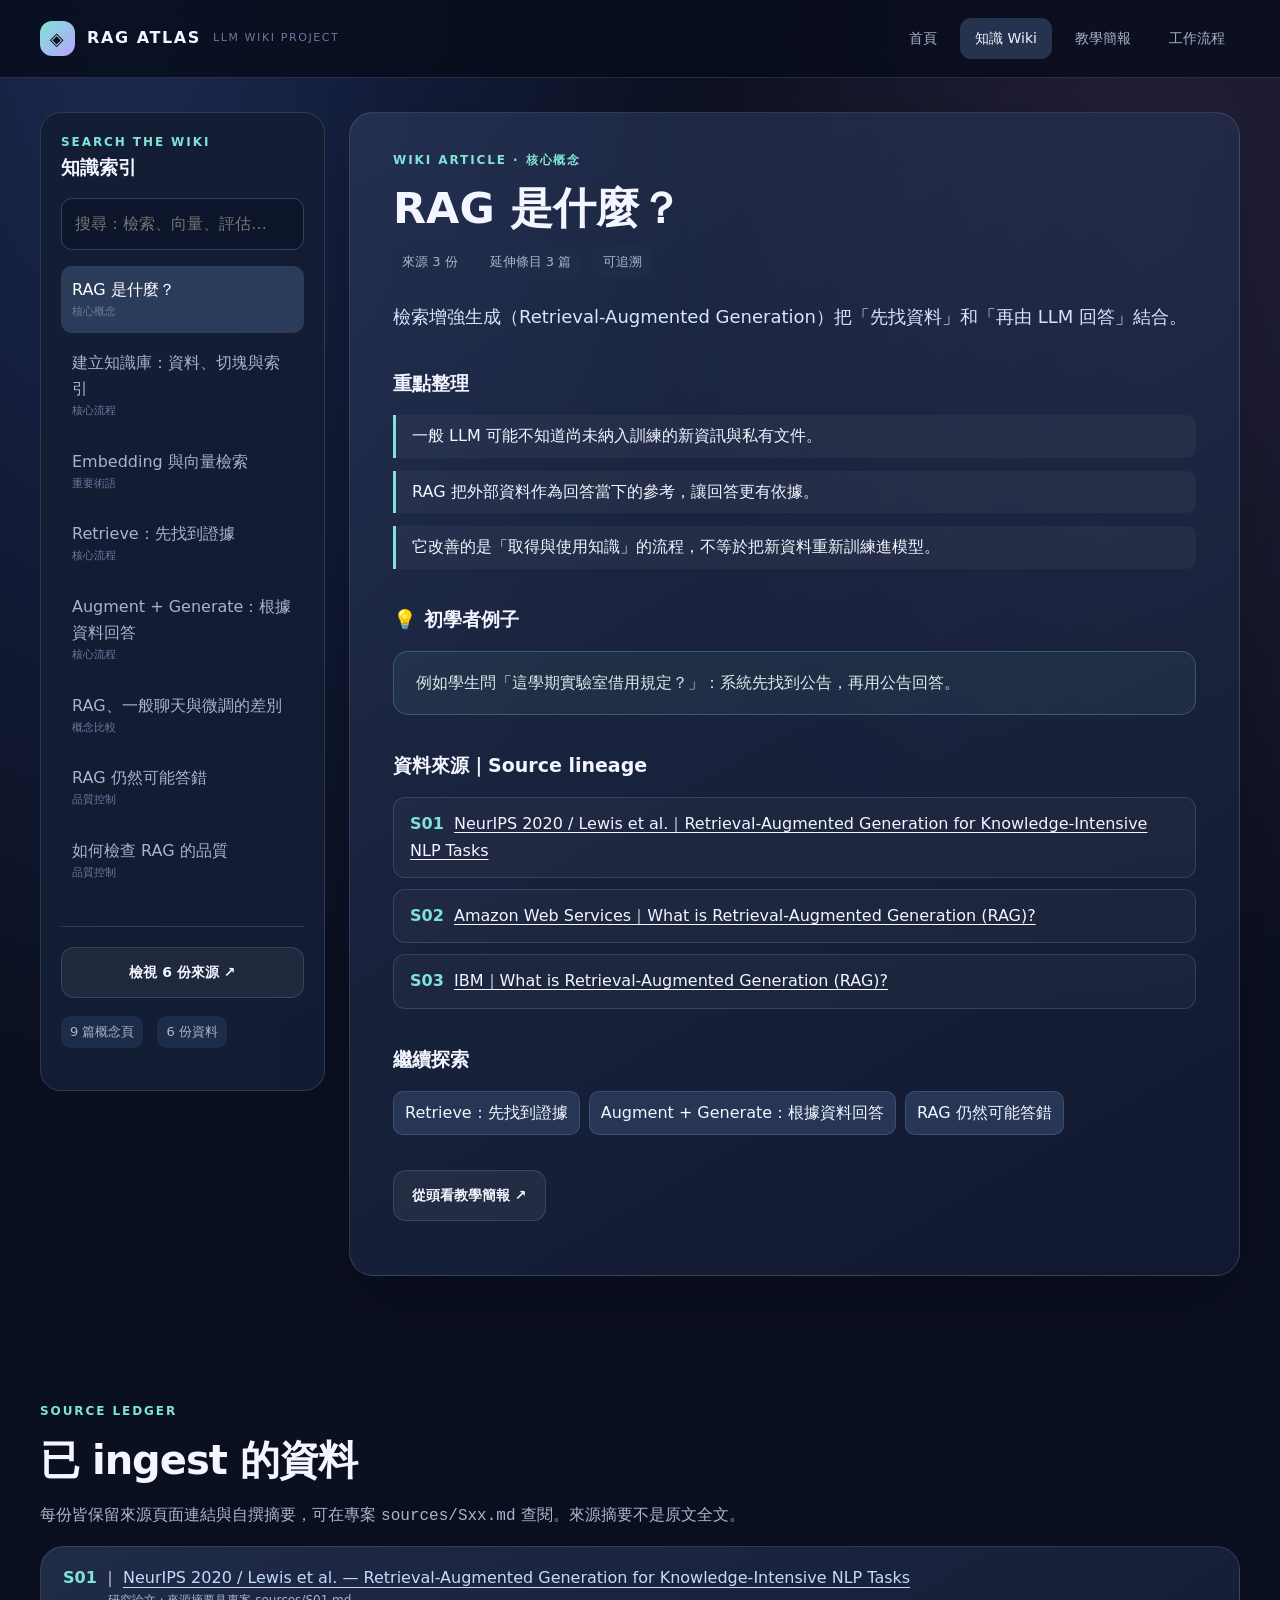
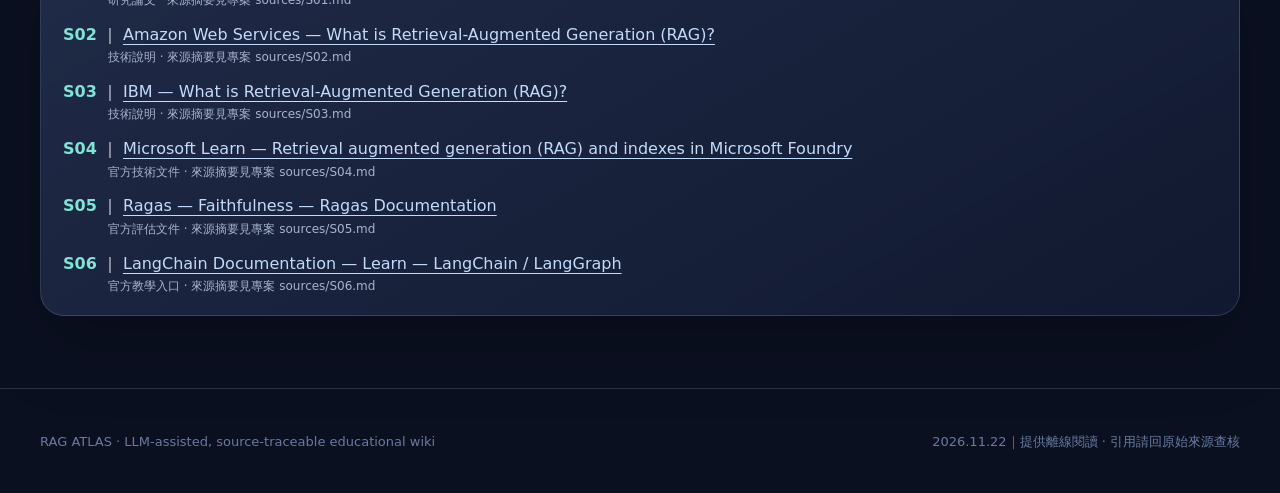
<file: wiki.html>
<!doctype html><html lang="zh-Hant"><head><meta charset="utf-8"><meta name="viewport" content="width=device-width,initial-scale=1"><meta name="theme-color" content="#0b1021"><title>知識 Wiki | RAG ATLAS</title><link rel="stylesheet" href="assets/style.css"></head><body><header class="topbar"><a class="logo" href="index.html"><span class="logo-symbol">◈</span> RAG ATLAS <span style="color:var(--soft);font-weight:500;font-size:11px">LLM WIKI PROJECT</span></a><nav class="navlinks"><a href="index.html" class="">首頁</a><a href="wiki.html" class="active">知識 Wiki</a><a href="slides.html" class="">教學簡報</a><a href="workflow.html" class="">工作流程</a></nav></header><main class="page-container"><div class="wiki-wrap"><aside class="wiki-side"><div class="eyebrow">SEARCH THE WIKI</div><h3>知識索引</h3><input id="wiki-search" class="search" placeholder="搜尋：檢索、向量、評估…" aria-label="搜尋 Wiki 知識頁"><div class="wiki-menu" id="wiki-menu"></div><hr style="border:0;border-top:1px solid var(--line);margin:20px 0"><a class="btn secondary" href="#sources" id="all-sources-jump" style="display:block;text-align:center">檢視 6 份來源 ↗</a><div class="stats-inline" style="margin-top:18px"><span>9 篇概念頁</span><span>6 份資料</span></div></aside><article class="wiki-content glass" id="wiki-content" aria-live="polite"></article></div><section class="section" id="sources"><div class="eyebrow">SOURCE LEDGER</div><h2 class="section-title">已 ingest 的資料</h2><p class="section-intro">每份皆保留來源頁面連結與自撰摘要，可在專案 <code>sources/Sxx.md</code> 查閱。來源摘要不是原文全文。</p><div class="all-sources glass" id="source-ledger"></div></section></main><footer class="footer"><div class="page-container footer-inner"><span>RAG ATLAS · LLM-assisted, source-traceable educational wiki</span><span>2026.11.22｜提供離線閱讀 · 引用請回原始來源查核</span></div></footer><script id="data-pages" type="application/json">[{"id": "intro", "title": "RAG 是什麼？", "topic": "核心概念", "lead": "檢索增強生成（Retrieval-Augmented Generation）把「先找資料」和「再由 LLM 回答」結合。", "bullets": ["一般 LLM 可能不知道尚未納入訓練的新資訊與私有文件。", "RAG 把外部資料作為回答當下的參考，讓回答更有依據。", "它改善的是「取得與使用知識」的流程，不等於把新資料重新訓練進模型。"], "example": "例如學生問「這學期實驗室借用規定？」：系統先找到公告，再用公告回答。", "sources": ["S01", "S02", "S03"], "related": ["retrieve", "prompt", "limits"]}, {"id": "prepare", "title": "建立知識庫：資料、切塊與索引", "topic": "核心流程", "lead": "使用者發問以前，先讓文件變得容易被搜尋。", "bullets": ["蒐集可靠的 PDF、公告、網頁或規章，保留標題與來源。", "將長篇文件依語意或段落切成較小的 chunk。", "可建立關鍵字索引或產生 Embedding 向量並寫入向量索引。"], "example": "30 頁的借用手冊，不必每次整本塞進提示詞；可以先切成「借用時間」「設備注意事項」等段落。", "sources": ["S02", "S04"], "related": ["retrieve", "embedding", "intro"]}, {"id": "embedding", "title": "Embedding 與向量檢索", "topic": "重要術語", "lead": "Embedding 將文字映射為數值向量，便於比較語意相似性。", "bullets": ["「教室能借到幾點？」與「空間開放時間」的字詞不同，但語意可能相近。", "向量檢索在語意接近的情況下有幫助；精確編號或專有名詞也常需關鍵字檢索。", "混合檢索可同時利用關鍵字與向量訊號。"], "example": "問「申請門禁」也可能檢索到標題寫「實驗室出入權限」的段落。", "sources": ["S04"], "related": ["prepare", "retrieve"]}, {"id": "retrieve", "title": "Retrieve：先找到證據", "topic": "核心流程", "lead": "問題進來後，檢索器從索引找出可能回答問題的相關片段。", "bullets": ["根據問題進行關鍵字、向量或混合檢索。", "選取少量相關段落（例如 top-k）；必要時重新排序。", "若檢索不到足夠資料，應先回報不足，而不是憑空補完。"], "example": "「實驗室週日能進去嗎？」→ 找到「開放時間與權限」規定的片段。", "sources": ["S04", "S06"], "related": ["embedding", "prompt", "limits"]}, {"id": "prompt", "title": "Augment + Generate：根據資料回答", "topic": "核心流程", "lead": "把問題、取回的片段與回答規則放進提示詞，再請 LLM 作答。", "bullets": ["Augment：把檢索到的依據放到模型可見的上下文。", "Generate：要求模型依據上下文整理答案，並標示來源。", "若來源沒有說明，就明確告知「目前資料不足」。"], "example": "規定片段寫「週日不開放」→ 回答「依據場地管理公告，週日不開放」，並附公告名稱。", "sources": ["S01", "S03", "S04"], "related": ["retrieve", "evaluation", "limits"]}, {"id": "compare", "title": "RAG、一般聊天與微調的差別", "topic": "概念比較", "lead": "三者可互補，但處理問題的機制不同。", "bullets": ["一般聊天：主要依賴對話上下文與模型既有能力，不會自動知道校內新公告。", "RAG：在回答時查外部文件，適合資料經常更新、需要追溯來源的場景。", "微調：透過額外訓練影響模型行為或領域表現，通常不是用來頻繁同步每篇公告的首選。"], "example": "校務 FAQ 更新頻繁，優先考慮更新知識庫；若要固定輸出格式，可另外評估提示設計或微調。", "sources": ["S01", "S02", "S03"], "related": ["intro", "prepare"]}, {"id": "limits", "title": "RAG 仍然可能答錯", "topic": "品質控制", "lead": "檢索增加可用資訊，但不是保證正確的開關。", "bullets": ["資料本身過期或相互矛盾：答案可能跟著錯。", "切塊不當或檢索失敗：模型看不到關鍵證據。", "即使有證據，模型仍可能誤解、擴大推論或漏掉限制條件。"], "example": "找到去年規定卻回答今年的開放時間，就是「資料版本檢查」沒做好。", "sources": ["S03", "S04"], "related": ["prepare", "retrieve", "evaluation"]}, {"id": "evaluation", "title": "如何檢查 RAG 的品質", "topic": "品質控制", "lead": "要分開檢查「找得對不對」與「答得有沒有根據」。", "bullets": ["來源完整性：標題、網址、日期或版本是否保留。", "檢索相關性：取回片段能否回答問題。", "忠實度 Faithfulness：答案中的主張是否能從檢索內容推得。", "可用性：初學者看得懂嗎？引用能否點回原始文件？"], "example": "答案：「週日可借用」但證據只寫「平日 9–17 時」→ 不能從證據推得，判為不忠實。", "sources": ["S04", "S05", "S06"], "related": ["prompt", "limits"]}, {"id": "applications", "title": "日常實際應用：校園知識助理", "topic": "實作情境", "lead": "以課務公告、實驗室規章或報帳文件建立可查詢的校園助手。", "bullets": ["輸入：校內可信公告、規範文件，並記錄更新時間。", "查詢：學生用自然語言提問；系統找對應段落。", "回答：整理重點並附文件來源；資料不足時提示詢問承辦人。", "維護：新規定進來就更新知識庫並回歸測試。"], "example": "不再對著 20 份 PDF 猜「核銷屬於材料費還是雜支」；以現行核銷要點為準。", "sources": ["S02", "S03", "S04", "S06"], "related": ["intro", "prepare", "evaluation"]}]</script><script id="data-sources" type="application/json">[{"id": "S01", "publisher": "NeurIPS 2020 / Lewis et al.", "title": "Retrieval-Augmented Generation for Knowledge-Intensive NLP Tasks", "url": "https://proceedings.neurips.cc/paper/2020/hash/6b493230205f780e1bc26945df7481e5-Abstract.html", "type": "研究論文", "date": "2020", "takeaways": ["RAG 讓語言生成結合模型內部知識與外部可檢索的知識。", "原始研究提出將檢索器與生成器整合的架構；本文只使用其基本思想，不照搬模型實驗數值。"], "supports": ["RAG基本定義", "檢索與生成結合"]}, {"id": "S02", "publisher": "Amazon Web Services", "title": "What is Retrieval-Augmented Generation (RAG)?", "url": "https://aws.amazon.com/what-is/retrieval-augmented-generation/", "type": "技術說明", "date": "持續更新", "takeaways": ["RAG 在回答前加入外部可信資料，協助模型參考組織或領域知識。", "典型用途包含以企業內部文件回答問題；並非每次都要重新訓練模型。"], "supports": ["生活比喻", "企業與校園應用"]}, {"id": "S03", "publisher": "IBM", "title": "What is Retrieval-Augmented Generation (RAG)?", "url": "https://www.ibm.com/think/topics/retrieval-augmented-generation", "type": "技術說明", "date": "持續更新", "takeaways": ["將檢索內容加入提示詞，再由 LLM 組織回答，可改善資訊相關性。", "RAG 有助於降低幻覺風險，但不能保證完全正確。"], "supports": ["RAG優點", "幻覺與限制"]}, {"id": "S04", "publisher": "Microsoft Learn", "title": "Retrieval augmented generation (RAG) and indexes in Microsoft Foundry", "url": "https://learn.microsoft.com/en-us/azure/foundry/concepts/retrieval-augmented-generation", "type": "官方技術文件", "date": "持續更新", "takeaways": ["線上 RAG 可分 Retrieve → Augment → Generate。", "索引可支援關鍵字、語意、向量與混合檢索，文件標題與 URL 有助來源追溯。", "資料切塊、Embedding、搜尋設定會影響檢索品質；需要權限與隱私控管。"], "supports": ["三步驟", "索引", "檢索策略", "錯誤定位"]}, {"id": "S05", "publisher": "Ragas", "title": "Faithfulness — Ragas Documentation", "url": "https://docs.ragas.io/en/stable/concepts/metrics/available_metrics/faithfulness/", "type": "官方評估文件", "date": "持續更新", "takeaways": ["Faithfulness 衡量生成回答的主張是否受提供的檢索上下文支持。", "可將回答拆為可檢查的主張，再逐一比較證據；較高分代表與檢索上下文更一致。"], "supports": ["回答忠實度", "品質評估"]}, {"id": "S06", "publisher": "LangChain Documentation", "title": "Learn — LangChain / LangGraph", "url": "https://docs.langchain.com/oss/python/learn", "type": "官方教學入口", "date": "持續更新", "takeaways": ["官方教學包含語意搜尋、RAG Agent 與自訂 LangGraph RAG Agent。", "RAG 可採分階段檢索與生成，也能擴充為具多個節點的工作流程。"], "supports": ["RAG的建置路徑", "Agent和RAG的關係"]}]</script><script>
const pages=JSON.parse(document.getElementById('data-pages').textContent),sources=JSON.parse(document.getElementById('data-sources').textContent);
const byId=Object.fromEntries(pages.map(p=>[p.id,p])),srcId=Object.fromEntries(sources.map(s=>[s.id,s]));
const menu=document.getElementById('wiki-menu'),panel=document.getElementById('wiki-content');
const esc=s=>String(s).replace(/[&<>"']/g,c=>({'&':'&amp;','<':'&lt;','>':'&gt;','"':'&quot;',"'":'&#39;'}[c]));
function current(){let h=location.hash.replace('#','');return byId[h]?h:'intro'}
function renderMenu(){const q=document.getElementById('wiki-search').value.trim().toLocaleLowerCase();const found=pages.filter(p=>[p.title,p.topic,p.lead,p.bullets.join(' '),p.example].join(' ').toLocaleLowerCase().includes(q));menu.innerHTML=found.map(p=>`<button class="${current()===p.id?'selected':''}" data-id="${p.id}">${esc(p.title)}<small>${esc(p.topic)}</small></button>`).join('')||'<p class="muted">找不到符合的條目</p>';menu.querySelectorAll('button').forEach(b=>b.onclick=()=>{location.hash=b.dataset.id;render()})}
function render(){const p=byId[current()];let citing=p.sources.map(id=>{let s=srcId[id];return `<div class="source-row"><strong>${id}</strong><a target="_blank" rel="noopener noreferrer" href="${esc(s.url)}">${esc(s.publisher)}｜${esc(s.title)}</a></div>`}).join('');panel.innerHTML=`<div class="eyebrow">WIKI ARTICLE · ${esc(p.topic)}</div><h1>${esc(p.title)}</h1><div class="stats-inline"><span>來源 ${p.sources.length} 份</span><span>延伸條目 ${p.related.length} 篇</span><span>可追溯</span></div><p class="lead">${esc(p.lead)}</p><h2>重點整理</h2><ul class="note-list">${p.bullets.map(b=>`<li>${esc(b)}</li>`).join('')}</ul><h2>💡 初學者例子</h2><div class="example-box">${esc(p.example)}</div><h2>資料來源｜Source lineage</h2><div class="source-list">${citing}</div><h2>繼續探索</h2><div class="related">${p.related.map(id=>`<button data-id="${id}">${esc(byId[id].title)}</button>`).join('')}</div><p style="margin-top:35px"><a class="btn secondary" href="slides.html">從頭看教學簡報 ↗</a></p>`;panel.querySelectorAll('.related button').forEach(b=>b.onclick=()=>{location.hash=b.dataset.id;render();window.scrollTo({top:0,behavior:'smooth'})});renderMenu();}
window.addEventListener('hashchange',render);document.getElementById('wiki-search').addEventListener('input',renderMenu);render();document.getElementById('source-ledger').innerHTML=sources.map(s=>`<div><b class="accent">${s.id}</b> ｜ <a target="_blank" rel="noopener noreferrer" href="${esc(s.url)}">${esc(s.publisher)} — ${esc(s.title)}</a><div class="muted" style="margin-left:45px;font-size:12px">${esc(s.type)} · 來源摘要見專案 sources/${s.id}.md</div></div>`).join('');
</script></body></html>
</file>
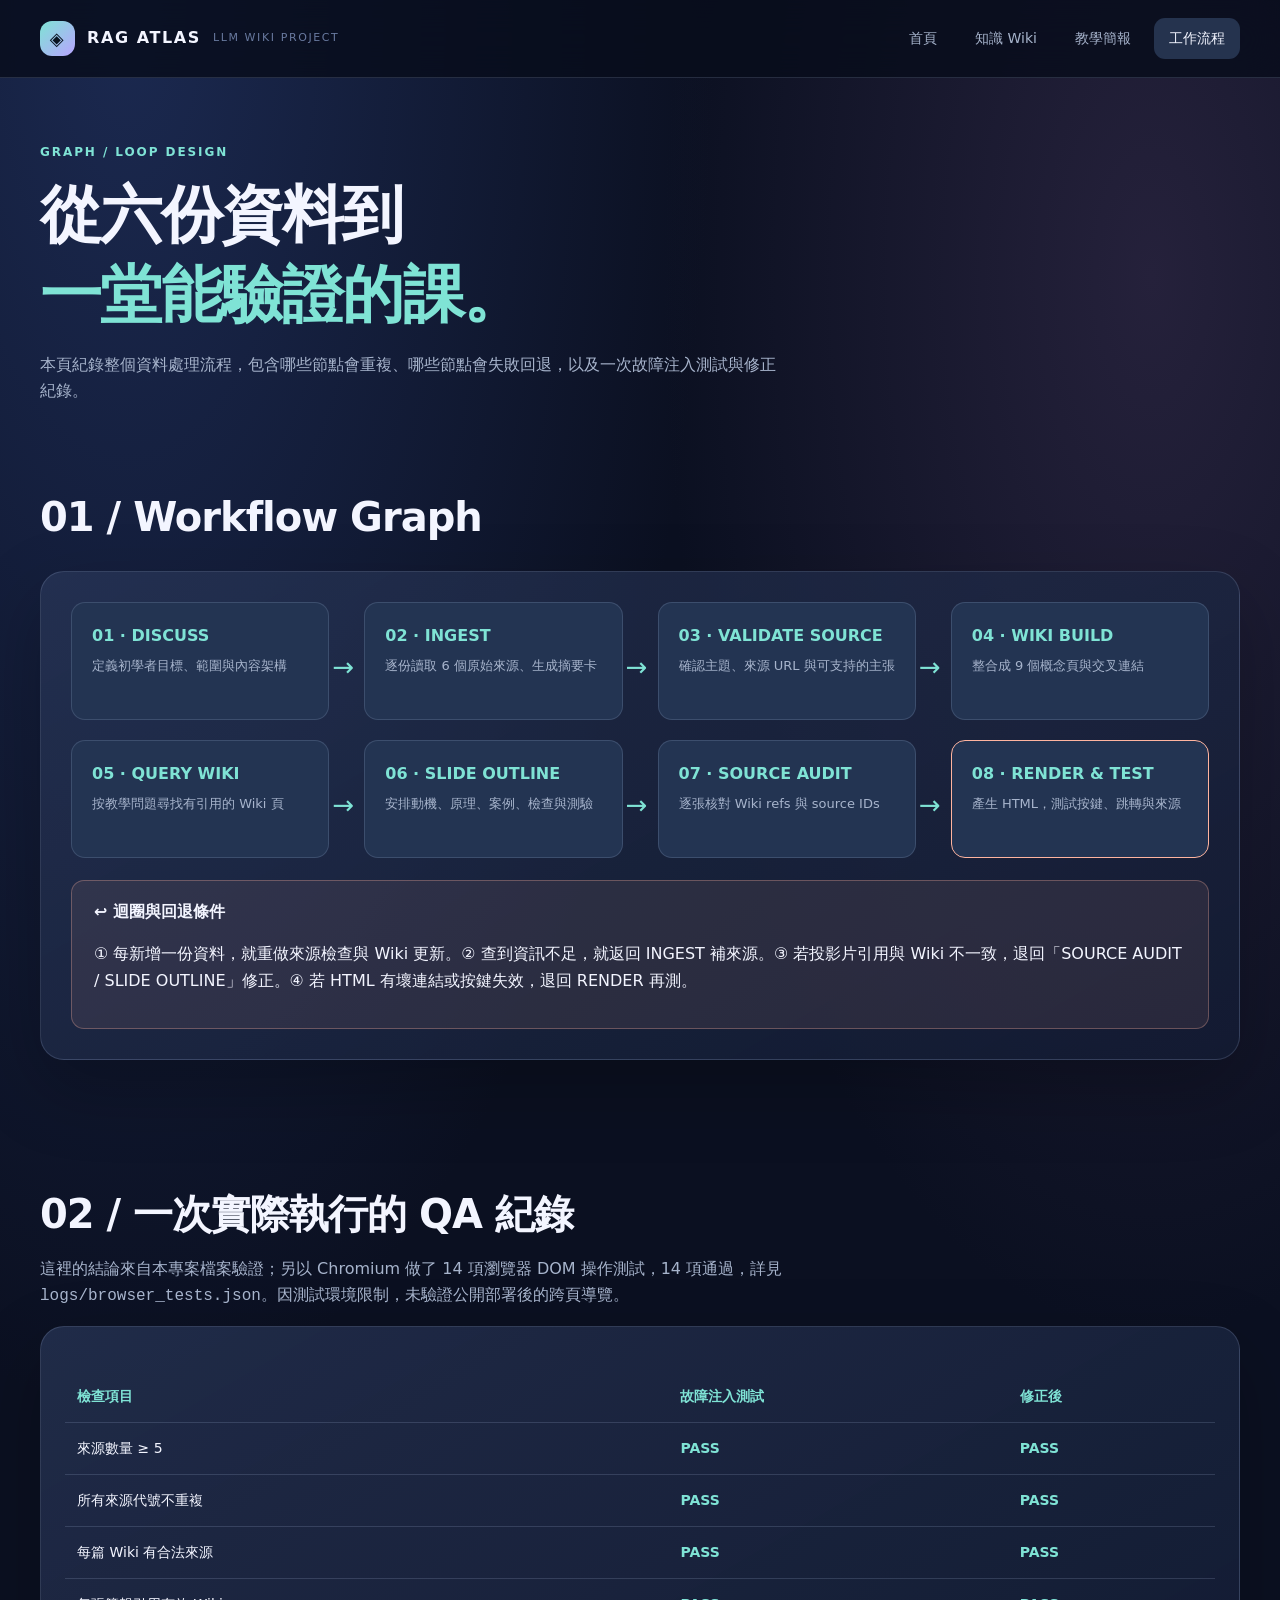
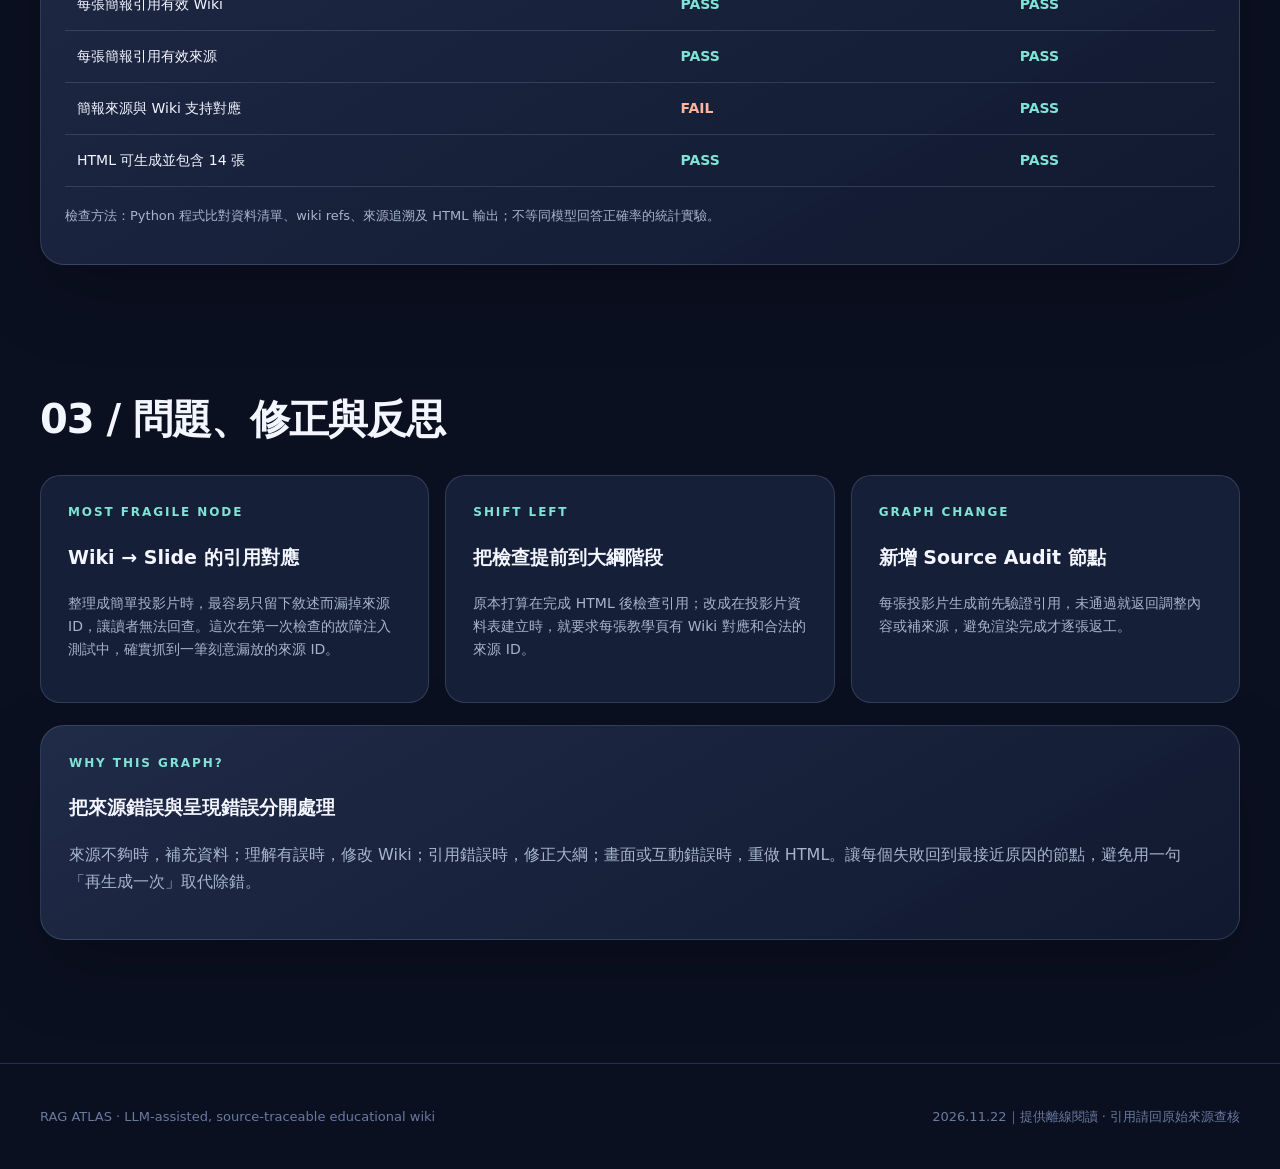
<file: workflow.html>
<!doctype html><html lang="zh-Hant"><head><meta charset="utf-8"><meta name="viewport" content="width=device-width,initial-scale=1"><meta name="theme-color" content="#0b1021"><title>Loop / Graph 與 QA | RAG ATLAS</title><link rel="stylesheet" href="assets/style.css"></head><body><header class="topbar"><a class="logo" href="index.html"><span class="logo-symbol">◈</span> RAG ATLAS <span style="color:var(--soft);font-weight:500;font-size:11px">LLM WIKI PROJECT</span></a><nav class="navlinks"><a href="index.html" class="">首頁</a><a href="wiki.html" class="">知識 Wiki</a><a href="slides.html" class="">教學簡報</a><a href="workflow.html" class="active">工作流程</a></nav></header><main class="page-container flow-wrap"><section class="flow-header"><div class="eyebrow">GRAPH / LOOP DESIGN</div><h1 class="section-title" style="font-size:clamp(38px,5vw,62px)">從六份資料到<br><span class="accent">一堂能驗證的課。</span></h1><p class="section-intro">本頁紀錄整個資料處理流程，包含哪些節點會重複、哪些節點會失敗回退，以及一次故障注入測試與修正紀錄。</p></section><section class="section"><h2 class="section-title">01 / Workflow Graph</h2><div class="graph-panel glass"><div class="flowchart"><div class="node"><b>01 · DISCUSS</b><p>定義初學者目標、範圍與內容架構</p></div><div class="node"><b>02 · INGEST</b><p>逐份讀取 6 個原始來源、生成摘要卡</p></div><div class="node"><b>03 · VALIDATE SOURCE</b><p>確認主題、來源 URL 與可支持的主張</p></div><div class="node"><b>04 · WIKI BUILD</b><p>整合成 9 個概念頁與交叉連結</p></div><div class="node"><b>05 · QUERY WIKI</b><p>按教學問題尋找有引用的 Wiki 頁</p></div><div class="node"><b>06 · SLIDE OUTLINE</b><p>安排動機、原理、案例、檢查與測驗</p></div><div class="node"><b>07 · SOURCE AUDIT</b><p>逐張核對 Wiki refs 與 source IDs</p></div><div class="node return"><b>08 · RENDER & TEST</b><p>產生 HTML，測試按鍵、跳轉與來源</p></div></div><div class="loop-explain"><b>↩ 迴圈與回退條件</b><p>① 每新增一份資料，就重做來源檢查與 Wiki 更新。② 查到資訊不足，就返回 INGEST 補來源。③ 若投影片引用與 Wiki 不一致，退回「SOURCE AUDIT / SLIDE OUTLINE」修正。④ 若 HTML 有壞連結或按鍵失效，退回 RENDER 再測。</p></div></div></section><section class="section"><h2 class="section-title">02 / 一次實際執行的 QA 紀錄</h2><p class="section-intro">這裡的結論來自本專案檔案驗證；另以 Chromium 做了 14 項瀏覽器 DOM 操作測試，14 項通過，詳見 <code>logs/browser_tests.json</code>。因測試環境限制，未驗證公開部署後的跨頁導覽。</p><div class="glass" style="padding:24px"><table class="audit-table"><thead><tr><th>檢查項目</th><th>故障注入測試</th><th>修正後</th></tr></thead><tbody><tr><td>來源數量 ≥ 5</td><td class="status-pass">PASS</td><td class="status-pass">PASS</td></tr><tr><td>所有來源代號不重複</td><td class="status-pass">PASS</td><td class="status-pass">PASS</td></tr><tr><td>每篇 Wiki 有合法來源</td><td class="status-pass">PASS</td><td class="status-pass">PASS</td></tr><tr><td>每張簡報引用有效 Wiki</td><td class="status-pass">PASS</td><td class="status-pass">PASS</td></tr><tr><td>每張簡報引用有效來源</td><td class="status-pass">PASS</td><td class="status-pass">PASS</td></tr><tr><td>簡報來源與 Wiki 支持對應</td><td class="status-fail">FAIL</td><td class="status-pass">PASS</td></tr><tr><td>HTML 可生成並包含 14 張</td><td class="status-pass">PASS</td><td class="status-pass">PASS</td></tr></tbody></table><p class="muted" style="font-size:13px;margin-top:18px">檢查方法：Python 程式比對資料清單、wiki refs、來源追溯及 HTML 輸出；不等同模型回答正確率的統計實驗。</p></div></section><section class="section"><h2 class="section-title">03 / 問題、修正與反思</h2><div class="feature-grid"><div class="feature"><div class="eyebrow">MOST FRAGILE NODE</div><h3>Wiki → Slide 的引用對應</h3><p>整理成簡單投影片時，最容易只留下敘述而漏掉來源 ID，讓讀者無法回查。這次在第一次檢查的故障注入測試中，確實抓到一筆刻意漏放的來源 ID。</p></div><div class="feature"><div class="eyebrow">SHIFT LEFT</div><h3>把檢查提前到大綱階段</h3><p>原本打算在完成 HTML 後檢查引用；改成在投影片資料表建立時，就要求每張教學頁有 Wiki 對應和合法的來源 ID。</p></div><div class="feature"><div class="eyebrow">GRAPH CHANGE</div><h3>新增 Source Audit 節點</h3><p>每張投影片生成前先驗證引用，未通過就返回調整內容或補來源，避免渲染完成才逐張返工。</p></div></div><div class="glass" style="padding:28px;margin-top:22px"><div class="eyebrow">WHY THIS GRAPH?</div><h3>把來源錯誤與呈現錯誤分開處理</h3><p class="muted">來源不夠時，補充資料；理解有誤時，修改 Wiki；引用錯誤時，修正大綱；畫面或互動錯誤時，重做 HTML。讓每個失敗回到最接近原因的節點，避免用一句「再生成一次」取代除錯。</p></div></section></main><footer class="footer"><div class="page-container footer-inner"><span>RAG ATLAS · LLM-assisted, source-traceable educational wiki</span><span>2026.11.22｜提供離線閱讀 · 引用請回原始來源查核</span></div></footer></body></html>
</file>
<file: assets/style.css>
@import url('data:text/css,');
:root{--bg:#0b1021;--bg2:#111a30;--surface:#161f38;--surface2:#202b47;--ink:#f3f5ff;--muted:#a7b4cc;--soft:#697a9f;--teal:#7fe3d5;--violet:#b8a4ff;--coral:#ffb49f;--line:rgba(190,211,247,.16);--shadow:0 28px 75px rgba(0,0,0,.24)}
*{box-sizing:border-box} html{scroll-behavior:smooth}body{margin:0;color:var(--ink);background:radial-gradient(ellipse at 10% 0%,#1b2950 0%,transparent 36%),radial-gradient(ellipse at 90% 10%,#25213b 0%,transparent 30%),var(--bg);font-family:'Noto Sans TC','Microsoft JhengHei',system-ui,-apple-system,Arial,sans-serif;line-height:1.65}a{color:inherit;text-decoration:none}button,input{font:inherit}button{cursor:pointer}.accent{color:var(--teal)}.violet{color:var(--violet)}.muted{color:var(--muted)}.page-container{width:min(1200px,calc(100% - 60px));margin:auto}.topbar{height:78px;position:sticky;top:0;z-index:40;display:flex;align-items:center;justify-content:space-between;padding:0 max(28px,calc((100vw - 1200px)/2));background:rgba(8,13,28,.82);backdrop-filter:blur(18px);border-bottom:1px solid var(--line)}.logo{display:flex;gap:12px;align-items:center;font-weight:800;letter-spacing:.1em}.logo-symbol{width:35px;height:35px;display:grid;place-items:center;color:#091421;border-radius:12px;background:linear-gradient(135deg,var(--teal),var(--violet));font-size:18px}.navlinks{display:flex;gap:8px;align-items:center}.navlinks a{padding:9px 15px;border-radius:11px;color:var(--muted);font-size:14px}.navlinks a:hover,.navlinks a.active{color:var(--ink);background:#25334e}.eyebrow{text-transform:uppercase;letter-spacing:.16em;font-weight:800;font-size:12px;color:var(--teal)}.hero{padding:100px 0 72px;display:grid;grid-template-columns:1.1fr 1fr;gap:60px;align-items:center}.hero h1{font-size:clamp(50px,6vw,88px);line-height:1.11;letter-spacing:-.045em;margin:18px 0 28px}.hero p{color:var(--muted);font-size:18px;max-width:660px}.pill-row{display:flex;gap:9px;flex-wrap:wrap;margin:23px 0}.pill{padding:8px 13px;border:1px solid var(--line);border-radius:50px;color:var(--muted);font-size:12px;background:rgba(255,255,255,.04)}.actions{display:flex;gap:12px;flex-wrap:wrap;margin-top:28px}.btn{border-radius:13px;padding:13px 18px;border:1px solid var(--line);display:inline-flex;align-items:center;gap:8px;font-weight:750;font-size:14px;background:#253452;transition:transform .2s,background .2s}.btn:hover{transform:translateY(-2px);background:#34466d}.btn.primary{border:0;background:var(--teal);color:#122432}.btn.secondary{background:rgba(255,255,255,.06)}.glass{border:1px solid var(--line);border-radius:24px;background:linear-gradient(150deg,rgba(42,56,90,.68),rgba(19,28,52,.78));box-shadow:var(--shadow)}.orbital{height:435px;position:relative;display:grid;place-items:center;overflow:hidden}.orbit{border:1px dashed rgba(127,227,213,.26);border-radius:50%;position:absolute;width:330px;height:330px;transform:rotate(-25deg)}.orbit.two{width:240px;height:240px;border-color:rgba(184,164,255,.38)}.orb-core{position:absolute;z-index:2;width:160px;height:160px;border-radius:36px;background:linear-gradient(135deg,#31456b,#242747);display:grid;place-items:center;text-align:center;box-shadow:0 0 80px rgba(127,227,213,.16);border:1px solid rgba(255,255,255,.17);font-size:43px;font-weight:800;color:var(--teal);line-height:1.2}.orb-core span{font-size:12px;color:#d6e0f5;letter-spacing:.2em}.sat{position:absolute;border-radius:15px;padding:12px 17px;background:#1c2b49;border:1px solid var(--line);font-weight:750;font-size:14px}.sat.top{top:42px;left:35%}.sat.right{right:15px;top:50%}.sat.bottom{bottom:32px;left:17%}.section{padding:58px 0}.section-title{font-size:clamp(26px,4vw,40px);line-height:1.3;letter-spacing:-.025em;margin:12px 0 14px}.section-intro{color:var(--muted);font-size:16px;max-width:750px}.metric-grid,.feature-grid{display:grid;grid-template-columns:repeat(3,1fr);gap:16px;margin-top:30px}.metric,.feature{padding:27px;border-radius:20px;background:var(--surface);border:1px solid var(--line)}.metric strong{display:block;font-size:36px;letter-spacing:-.04em;color:var(--teal)}.metric span,.feature p{color:var(--muted);font-size:14px}.feature h3{font-size:19px}.feature-icon{font-size:28px;margin-bottom:5px}.footer{padding:42px 0;border-top:1px solid var(--line);color:var(--soft);font-size:13px}.footer-inner{display:flex;gap:20px;flex-wrap:wrap;justify-content:space-between}
/* Wiki */
.wiki-wrap{display:grid;grid-template-columns:285px minmax(0,1fr);gap:24px;padding:34px 0 68px}.wiki-side{background:rgba(20,29,51,.94);border:1px solid var(--line);border-radius:21px;padding:20px;align-self:start;position:sticky;top:104px}.wiki-side h3{margin:0 0 14px}.search{width:100%;padding:12px 13px;border-radius:11px;border:1px solid #34415d;outline:none;background:#0c1529;color:#fff}.search:focus{border-color:var(--teal)}.wiki-menu{display:flex;flex-direction:column;gap:6px;max-height:calc(100vh - 260px);overflow:auto;margin-top:16px}.wiki-menu button{border:0;text-align:left;padding:11px;border-radius:11px;color:var(--muted);background:transparent}.wiki-menu button:hover,.wiki-menu button.selected{background:#2b3c5b;color:#fff}.wiki-menu small{display:block;color:var(--soft);font-size:11px}.wiki-content{min-height:610px;padding:38px 43px}.wiki-content h1{font-size:clamp(28px,4vw,43px);line-height:1.2;margin:12px 0}.wiki-content .lead{font-size:18px;color:#d9e6fa;line-height:1.85}.wiki-content h2{margin-top:35px;font-size:19px}.note-list{display:grid;gap:13px;padding:0;list-style:none}.note-list li{border-left:3px solid var(--teal);padding:8px 16px;background:rgba(255,255,255,.04);border-radius:0 9px 9px 0}.example-box{background:rgba(127,227,213,.065);border:1px solid rgba(127,227,213,.25);padding:18px 22px;border-radius:15px;color:#dceae8}.source-list{display:grid;gap:11px}.source-row{border:1px solid var(--line);border-radius:12px;padding:13px 16px;background:rgba(255,255,255,.03)}.source-row strong{color:var(--teal);display:inline-block;min-width:44px}.source-row a{text-decoration:underline;text-underline-offset:3px}.related{display:flex;gap:9px;flex-wrap:wrap}.related button{padding:8px 11px;border-radius:10px;background:#263654;color:var(--ink);border:1px solid var(--line)}.related button:hover{background:#34476e}.stats-inline{display:flex;gap:14px;flex-wrap:wrap;color:var(--muted);font-size:13px;margin-bottom:22px}.stats-inline span{background:#1c2c49;padding:5px 9px;border-radius:9px}.all-sources{margin:14px 0;padding:18px 22px;display:grid;gap:11px}.all-sources a{color:#c2dbfc;text-decoration:underline;text-underline-offset:4px}
/* Slides */
.deck-body{height:100vh;overflow:hidden;background:#080e1d}.deck-shell{height:100%;display:flex;flex-direction:column}.deckbar{height:62px;flex-shrink:0;display:flex;align-items:center;justify-content:space-between;padding:0 25px;border-bottom:1px solid var(--line);background:#0b1427}.deckbar .deck-nav{display:flex;gap:9px;align-items:center}.deckbar .deck-nav a{font-size:12px;color:var(--muted)}.roundbtn{border-radius:10px;background:#1f2b46;color:#fff;border:1px solid var(--line);padding:8px 13px}.roundbtn:hover{background:#31466b}.roundbtn:disabled{opacity:.3;cursor:not-allowed}.stage{flex:1;min-height:0;display:flex;justify-content:center;align-items:center;padding:16px 36px}.slide{width:min(1300px,100%);height:min(calc((100vw - 72px)*.5625),calc(100vh - 120px));min-height:0;aspect-ratio:16/9;border-radius:18px;display:none;overflow:hidden;position:relative;padding:4.6% 5.4% 4%;border:1px solid #2b3855;background:radial-gradient(circle at 94% 7%,rgba(127,227,213,.10),transparent 31%),radial-gradient(circle at 10% 100%,rgba(184,164,255,.1),transparent 36%),#101a2f;box-shadow:0 24px 80px rgba(0,0,0,.35)}.slide.active{display:flex;flex-direction:column}.slide::after{content:'';height:1px;background:var(--line);position:absolute;bottom:13%;left:5.4%;right:5.4%}.slide .slide-top{font-weight:850;letter-spacing:.14em;color:var(--teal);font-size:clamp(11px,.92vw,15px)}.slide h2{font-size:clamp(29px,3.75vw,56px);line-height:1.22;margin:12px 0 11px;letter-spacing:-.028em}.slide .sub{color:#b9c5da;font-size:clamp(12px,1.43vw,20px);margin:0;line-height:1.6}.slide .slide-main{flex:1;min-height:0;display:flex;align-items:center;margin-top:2%;margin-bottom:6%;gap:24px}.slide .sources-small{position:absolute;bottom:5%;left:5.4%;font-size:clamp(9px,.8vw,12px);color:#a2b3cb}.slide .sources-small a{color:var(--teal);text-decoration:underline;text-underline-offset:3px}.slide .slidenum{position:absolute;bottom:5%;right:5.4%;color:#91a1b7;font-size:12px}.slide .cardset{display:grid;gap:15px;width:100%}.slide .cardset.cols3{grid-template-columns:repeat(3,1fr)}.slide .cardset.cols2{grid-template-columns:repeat(2,1fr)}.slide .mini{background:rgba(36,49,80,.86);border:1px solid rgba(219,230,255,.14);border-radius:16px;padding:clamp(15px,1.8vw,29px);min-width:0}.slide .mini h3{margin:6px 0 12px;font-size:clamp(17px,1.9vw,27px)}.slide .mini p,.slide .mini li{color:#c2cde0;font-size:clamp(12px,1.22vw,17px);line-height:1.7}.slide .mini ul{padding-left:20px}.slide .icon-big{font-size:clamp(25px,3vw,45px);line-height:1.2}.slide .mini.cyan{border-color:rgba(127,227,213,.45)}.slide .mini.purple{border-color:rgba(184,164,255,.4)}.slide .mini.peach{border-color:rgba(255,180,159,.4)}.slide .flowsteps{display:flex;width:100%;align-items:stretch;gap:8px}.slide .flowsteps .mini{flex:1}.slide .flow-arrow{align-self:center;color:var(--teal);font-size:32px}.slide .bigcallout{padding:3.1vw;background:linear-gradient(130deg,rgba(45,75,96,.86),rgba(42,37,77,.85));border:1px solid rgba(127,227,213,.3);border-radius:22px;font-size:clamp(20px,2.6vw,38px);font-weight:850;line-height:1.58}.slide .centered{width:100%;text-align:center}.slide .bigword{font-size:clamp(60px,10vw,150px);font-weight:1000;letter-spacing:-.09em;line-height:1;color:var(--teal)}.slide .micro{color:#b9c8dc;font-size:clamp(11px,1vw,15px);line-height:1.6}.slide .timeline{display:grid;grid-template-columns:repeat(5,1fr);gap:10px;width:100%}.slide .timeline .mini{padding:clamp(12px,1.35vw,20px)}.slide .timeline b{color:var(--teal);font-size:clamp(20px,2vw,30px)}.slide .timeline h3{font-size:clamp(13px,1.4vw,19px)}.slide .timeline p{font-size:clamp(10px,1vw,14px)}.slide .quiz-options{display:grid;gap:12px;width:100%}.slide .quiz-options button{padding:16px 22px;border-radius:13px;border:1px solid var(--line);background:#263957;color:#fff;text-align:left;font-weight:650;font-size:clamp(12px,1.2vw,17px)}.slide .quiz-options button:hover{border-color:var(--teal)}.slide .quiz-options button.correct{border-color:var(--teal);background:#174a49}.slide .quiz-options button.wrong{border-color:var(--coral);background:#4b2b38}.slide #quiz-result{min-height:30px;color:var(--teal);font-weight:750}.slide .refs-grid{display:grid;grid-template-columns:repeat(2,1fr);gap:10px;width:100%}.slide .refline{padding:10px 14px;border:1px solid var(--line);border-radius:10px;background:#1c2a45;font-size:clamp(10px,1.05vw,16px)}.slide .refline a{text-decoration:underline;text-underline-offset:3px}.deck-bottom{height:44px;flex-shrink:0;display:flex;align-items:center;gap:15px;padding:0 22px;color:var(--muted);font-size:12px}.progress{flex:1;height:5px;border-radius:10px;background:#263650;overflow:hidden;cursor:pointer}.progress-fill{height:100%;width:0;background:linear-gradient(90deg,var(--teal),var(--violet));transition:width .2s}.slide .cover-hero{display:grid;grid-template-columns:1.1fr .8fr;gap:40px;width:100%;align-items:center}.slide .cover-hero h2{font-size:clamp(37px,5vw,80px)}.cover-art{position:relative;min-height:240px;display:grid;place-items:center}.cover-art .glow{width:240px;height:240px;border-radius:50%;background:radial-gradient(circle,#2d5c71,#20224a 60%,transparent 70%);filter:drop-shadow(0 0 25px #234e66)}.cover-art .art-tag{position:absolute;background:#1f2f4d;padding:13px 19px;border-radius:15px;border:1px solid var(--line);font-size:clamp(13px,1.6vw,24px);font-weight:850}.cover-art .art-tag.one{top:2%;left:0}.cover-art .art-tag.two{top:37%;right:0;color:var(--teal)}.cover-art .art-tag.three{bottom:0;left:11%;color:var(--violet)}
/* workflow */
.flow-wrap{padding:65px 0}.flow-header{max-width:850px}.graph-panel{padding:30px;margin-top:28px;overflow:auto}.flowchart{display:grid;grid-template-columns:repeat(4,minmax(150px,1fr));gap:20px 35px;align-items:center}.node{border:1px solid var(--line);padding:20px;border-radius:14px;background:#233452;position:relative;min-height:118px}.node b{color:var(--teal)}.node p{font-size:13px;color:var(--muted);margin:6px 0 0}.flowchart .node:not(:nth-child(4n))::after{content:'→';position:absolute;right:-26px;top:37%;color:var(--teal);font-size:26px}.flowchart .node.return{border-color:var(--coral)}.loop-explain{background:rgba(255,180,159,.09);border:1px solid rgba(255,180,159,.3);border-radius:13px;padding:18px 22px;margin-top:22px}.audit-table{border-collapse:collapse;width:100%;font-size:14px;margin-top:20px}.audit-table td,.audit-table th{border-bottom:1px solid var(--line);padding:14px 12px;text-align:left}.audit-table th{color:var(--teal)}.status-pass{color:var(--teal);font-weight:750}.status-fail{color:var(--coral);font-weight:750}.code-line{color:#d8def1;font-family:ui-monospace,monospace;background:#101b2c;padding:11px 14px;border-radius:9px;overflow-wrap:anywhere}
@media(max-width:850px){.hero{grid-template-columns:1fr;padding-top:55px;gap:25px}.orbital{height:300px}.wiki-wrap{grid-template-columns:1fr}.wiki-side{position:static}.wiki-menu{max-height:185px}.wiki-content{padding:25px}.metric-grid,.feature-grid{grid-template-columns:1fr}.flowchart{grid-template-columns:repeat(2,1fr)}.flowchart .node::after{display:none!important}.topbar{padding:0 16px}.navlinks a{padding:8px}.page-container{width:min(100% - 30px,1200px)}}
@media(max-width:680px){.deckbar{height:54px}.deckbar .deck-nav a{font-size:10px}.deckbar .logo{font-size:12px}.stage{padding:8px}.slide{width:100%;height:auto;aspect-ratio:16/10;padding:18px;overflow-y:auto}.slide h2{font-size:21px;margin:6px 0}.slide .sub{font-size:11px}.slide .slide-top{font-size:10px}.slide .slide-main{margin:10px 0 34px;align-items:flex-start}.slide .cardset{gap:7px}.slide .mini{padding:9px;border-radius:10px}.slide .mini h3{font-size:11px;margin:4px 0}.slide .mini p,.slide .mini li{font-size:9px}.slide .icon-big{font-size:18px}.slide .flow-arrow{font-size:14px}.slide .sources-small{font-size:8px;bottom:7px;left:18px}.slide .slidenum{font-size:8px;bottom:7px;right:18px}.slide::after{bottom:26px;left:18px;right:18px}.slide .timeline{gap:5px}.slide .timeline .mini{padding:6px}.slide .timeline h3{font-size:10px}.slide .timeline p{font-size:8px}.slide .timeline b{font-size:13px}.slide .refs-grid{gap:5px}.slide .refline{padding:6px;font-size:8px}.slide .cover-hero{gap:12px}.cover-art{min-height:140px}.cover-art .glow{width:110px;height:110px}.cover-art .art-tag{font-size:9px;padding:7px}.slide .cover-hero h2{font-size:30px}.slide .quiz-options{gap:5px}.slide .quiz-options button{padding:8px;font-size:10px}.slide .bigcallout{font-size:16px}.deck-bottom{height:33px}.roundbtn{padding:5px 9px}}
@media(prefers-reduced-motion:reduce){*{scroll-behavior:auto!important;transition:none!important}}
@media(max-width:680px){
  .deckbar{padding:0 12px}.deckbar .logo{letter-spacing:0;font-size:12px;white-space:nowrap;gap:6px}
  .deckbar .logo span.muted,.deckbar .deck-nav>a{display:none}.deckbar .deck-nav{gap:5px}
  .deckbar #counter{font-size:11px;min-width:42px!important}.deckbar .roundbtn{padding:8px}
  .stage{padding:7px}.slide{height:calc(100vh - 112px);width:100%;max-height:none;aspect-ratio:auto;padding:22px 18px;overflow:hidden;border-radius:16px}
  .slide h2{font-size:clamp(23px,6.7vw,30px);line-height:1.3}.slide .sub{font-size:13px}
  .slide .slide-main{overflow-y:auto;overflow-x:hidden;align-items:flex-start;margin:16px 0 43px;scrollbar-width:thin}
  .slide .cardset.cols3,.slide .cardset.cols2,.slide .refs-grid{grid-template-columns:1fr}
  .slide .mini{padding:16px}.slide .mini h3{font-size:18px}.slide .mini p,.slide .mini li{font-size:13px}
  .slide .flowsteps{flex-direction:column;gap:3px}.slide .flowsteps .mini{flex:initial}.slide .flow-arrow{transform:rotate(90deg);align-self:center}
  .slide .timeline{grid-template-columns:1fr;gap:7px}.slide .timeline .mini{display:flex;gap:14px;align-items:center}.slide .timeline h3{font-size:14px}.slide .timeline p{font-size:11px}.slide .timeline b{font-size:20px}
  .slide .cover-hero{grid-template-columns:1fr;gap:9px}.slide .cover-hero h2{font-size:clamp(30px,8vw,38px)}.slide .cover-art{height:160px;min-height:160px}.slide .cover-art .glow{width:160px;height:160px}
  .slide .sources-small{font-size:9px;left:18px;right:54px;bottom:12px;max-height:36px;overflow:auto;background:#111c31;padding:4px 0}.slide .slidenum{font-size:9px;bottom:15px;right:18px}
  .slide::after{bottom:54px}.slide .refline{font-size:12px;padding:11px}.slide .quiz-options button{font-size:13px;padding:15px}.slide #quiz-result{font-size:13px}
}
</file>
